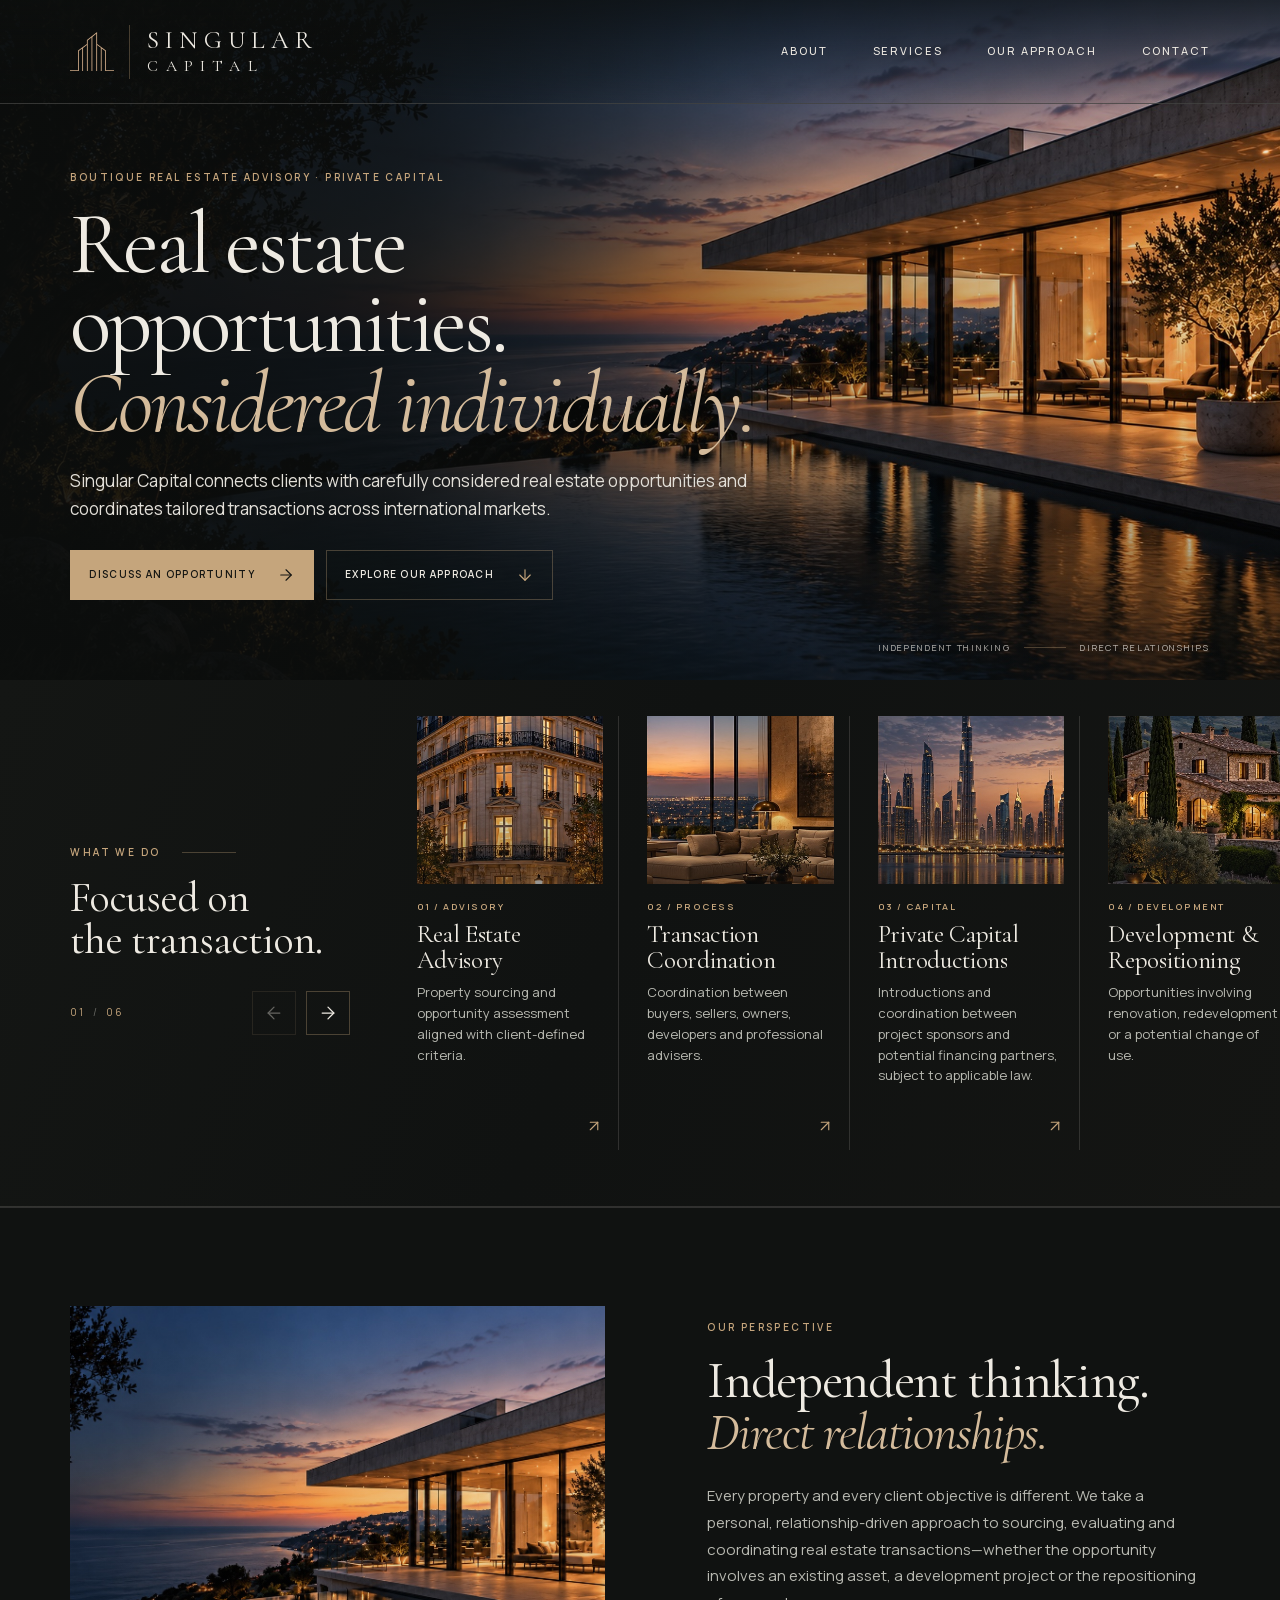
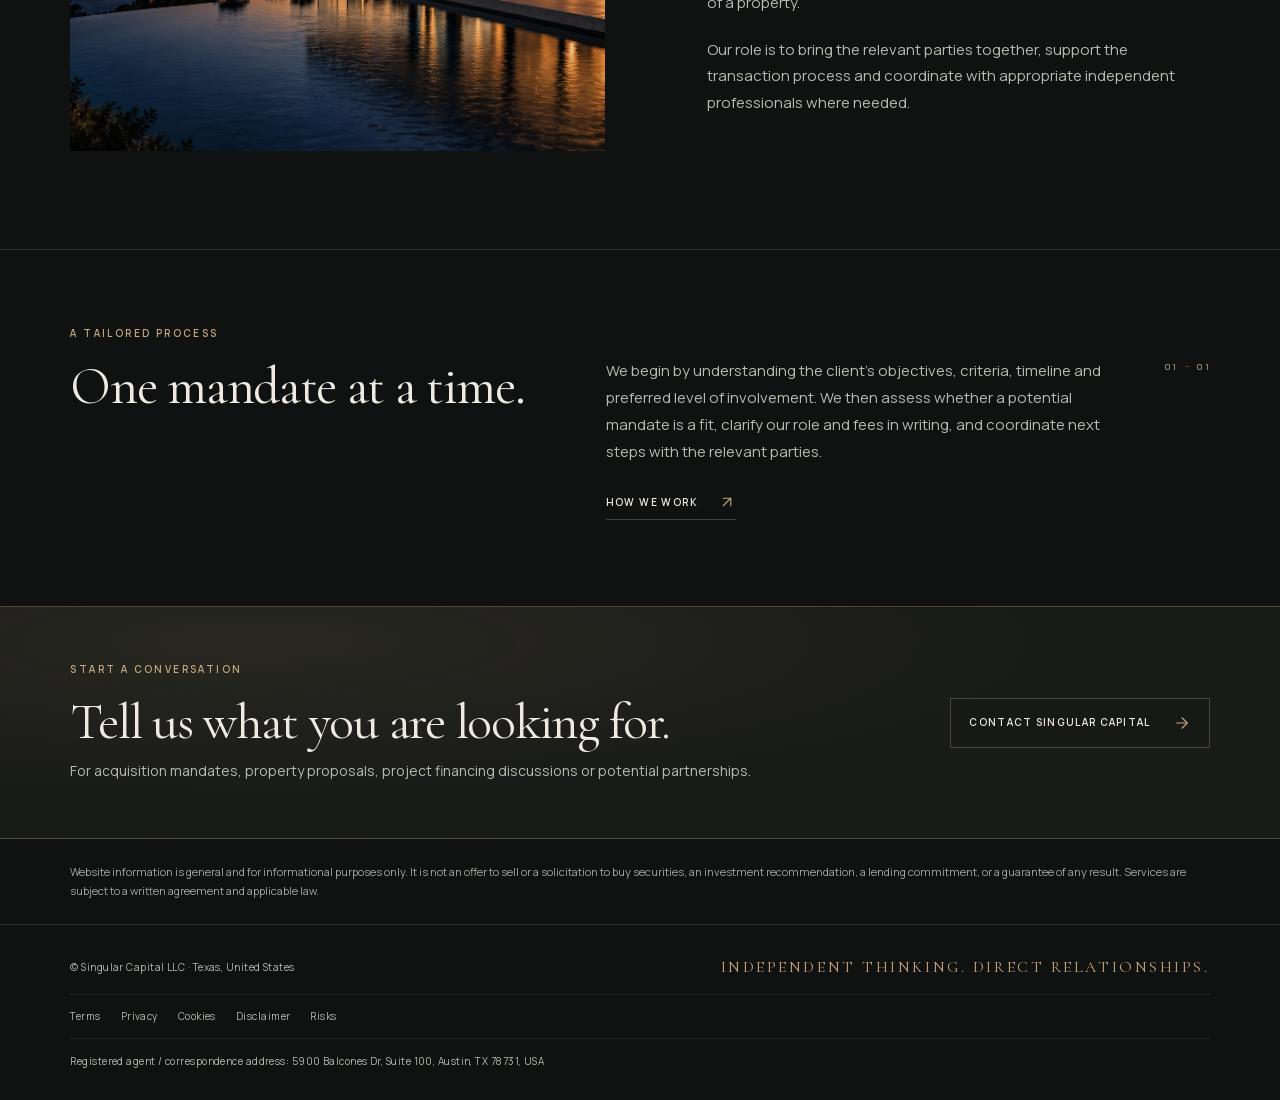
<file: index.html>
<!doctype html>
<html lang="en">
<head>
  <meta charset="utf-8">
  <meta name="viewport" content="width=device-width, initial-scale=1">
  <meta name="description" content="Independent boutique advisory for international real estate opportunities, transaction coordination and private capital introductions.">
  <meta name="theme-color" content="#101211">
  <title>Singular Capital | Boutique Real Estate Advisory</title>
  <link rel="preload" href="assets/fonts/cormorant-regular.woff2" as="font" type="font/woff2" crossorigin>
  <link rel="stylesheet" href="assets/style.css">
  <script src="assets/site.js" defer></script>
</head>
<body class="page-home">
  <a class="skip-link" href="#main-content">Skip to content</a>
  <main id="main-content" class="home-page">
    <section class="hero" aria-labelledby="hero-title">
      <header class="site-header site-header--overlay">
        <a class="brand" href="index.html" aria-label="Singular Capital home">
          <img src="logo.svg" alt="" width="60" height="54">
          <span class="brand-name">SINGULAR<small>CAPITAL</small></span>
        </a>
        <button class="menu-toggle" type="button" aria-expanded="false" aria-controls="site-nav" hidden>Menu <span aria-hidden="true"><svg class="icon" viewBox="0 0 24 24" fill="none" stroke="currentColor" stroke-width="1.5" stroke-linecap="round" stroke-linejoin="round" aria-hidden="true" focusable="false"><use href="assets/icons/lucide.svg#menu"></use></svg></span></button>
        <nav class="site-nav" id="site-nav" aria-label="Main navigation">
          <a href="about.html">About</a><a href="services.html">Services</a><a href="how-we-work.html">Our approach</a><a href="contact.html">Contact</a>
        </nav>
      </header>
      <div class="hero__inner">
        <div class="eyebrow">Boutique Real Estate Advisory · Private Capital</div>
        <h1 id="hero-title">Real estate opportunities.<br><em>Considered individually.</em></h1>
        <p class="hero__lead">Singular Capital connects clients with carefully considered real estate opportunities and coordinates tailored transactions across international markets.</p>
        <div class="actions"><a class="button button--gold" href="contact.html">Discuss an opportunity <span aria-hidden="true"><svg class="icon" viewBox="0 0 24 24" fill="none" stroke="currentColor" stroke-width="1.5" stroke-linecap="round" stroke-linejoin="round" aria-hidden="true" focusable="false"><use href="assets/icons/lucide.svg#arrow-right"></use></svg></span></a><a class="button button--outline" href="#services">Explore our approach <span aria-hidden="true"><svg class="icon" viewBox="0 0 24 24" fill="none" stroke="currentColor" stroke-width="1.5" stroke-linecap="round" stroke-linejoin="round" aria-hidden="true" focusable="false"><use href="assets/icons/lucide.svg#arrow-down"></use></svg></span></a></div>
      </div>
      <div class="hero__caption" aria-hidden="true"><span>Independent thinking</span><i></i><span>Direct relationships</span></div>
    </section>

    <section class="services-band" id="services" aria-labelledby="services-title">
      <div class="services-band__intro">
        <div class="eyebrow">What we do <span class="eyebrow-rule"></span></div>
        <h2 id="services-title">Focused on the transaction.</h2>
        <div class="gallery-controls" aria-label="Service gallery controls" hidden>
          <span class="gallery-count"><span data-gallery-current>01</span><span class="count-divider">/</span>06</span>
          <button class="gallery-arrow" type="button" data-gallery-direction="-1" aria-label="Previous services" disabled><svg class="icon" viewBox="0 0 24 24" fill="none" stroke="currentColor" stroke-width="1.5" stroke-linecap="round" stroke-linejoin="round" aria-hidden="true" focusable="false"><use href="assets/icons/lucide.svg#arrow-left"></use></svg></button>
          <button class="gallery-arrow" type="button" data-gallery-direction="1" aria-label="Next services"><svg class="icon" viewBox="0 0 24 24" fill="none" stroke="currentColor" stroke-width="1.5" stroke-linecap="round" stroke-linejoin="round" aria-hidden="true" focusable="false"><use href="assets/icons/lucide.svg#arrow-right"></use></svg></button>
        </div>
      </div>
      <div class="services-viewport" data-gallery>
        <div class="services-track">
          <a class="service-card" href="services.html#sourcing" style="--panel:0%">
            <span class="service-card__image" role="img" aria-label="Parisian apartment building"></span><span class="service-card__number">01 / Advisory</span><h3>Real Estate Advisory</h3><p>Property sourcing and opportunity assessment aligned with client-defined criteria.</p><span class="service-card__arrow" aria-hidden="true"><svg class="icon" viewBox="0 0 24 24" fill="none" stroke="currentColor" stroke-width="1.5" stroke-linecap="round" stroke-linejoin="round" aria-hidden="true" focusable="false"><use href="assets/icons/lucide.svg#arrow-up-right"></use></svg></span>
          </a>
          <a class="service-card" href="services.html#coordination" style="--panel:20%">
            <span class="service-card__image" role="img" aria-label="Warm, modern living room"></span><span class="service-card__number">02 / Process</span><h3>Transaction Coordination</h3><p>Coordination between buyers, sellers, owners, developers and professional advisers.</p><span class="service-card__arrow" aria-hidden="true"><svg class="icon" viewBox="0 0 24 24" fill="none" stroke="currentColor" stroke-width="1.5" stroke-linecap="round" stroke-linejoin="round" aria-hidden="true" focusable="false"><use href="assets/icons/lucide.svg#arrow-up-right"></use></svg></span>
          </a>
          <a class="service-card" href="services.html#capital" style="--panel:40%">
            <span class="service-card__image" role="img" aria-label="Dubai skyline at dusk"></span><span class="service-card__number">03 / Capital</span><h3>Private Capital Introductions</h3><p>Introductions and coordination between project sponsors and potential financing partners, subject to applicable law.</p><span class="service-card__arrow" aria-hidden="true"><svg class="icon" viewBox="0 0 24 24" fill="none" stroke="currentColor" stroke-width="1.5" stroke-linecap="round" stroke-linejoin="round" aria-hidden="true" focusable="false"><use href="assets/icons/lucide.svg#arrow-up-right"></use></svg></span>
          </a>
          <a class="service-card" href="services.html#development" style="--panel:60%">
            <span class="service-card__image" role="img" aria-label="Stone villa in Tuscany"></span><span class="service-card__number">04 / Development</span><h3>Development &amp; Repositioning</h3><p>Opportunities involving renovation, redevelopment or a potential change of use.</p><span class="service-card__arrow" aria-hidden="true"><svg class="icon" viewBox="0 0 24 24" fill="none" stroke="currentColor" stroke-width="1.5" stroke-linecap="round" stroke-linejoin="round" aria-hidden="true" focusable="false"><use href="assets/icons/lucide.svg#arrow-up-right"></use></svg></span>
          </a>
          <a class="service-card" href="services.html#sourcing" style="--panel:80%">
            <span class="service-card__image" role="img" aria-label="Contemporary waterfront property"></span><span class="service-card__number">05 / Acquisition</span><h3>Acquisition Support</h3><p>Support through the stages of an acquisition, with legal, tax and technical advice provided by independent specialists.</p><span class="service-card__arrow" aria-hidden="true"><svg class="icon" viewBox="0 0 24 24" fill="none" stroke="currentColor" stroke-width="1.5" stroke-linecap="round" stroke-linejoin="round" aria-hidden="true" focusable="false"><use href="assets/icons/lucide.svg#arrow-up-right"></use></svg></span>
          </a>
          <a class="service-card" href="services.html#structures" style="--panel:100%">
            <span class="service-card__image" role="img" aria-label="Stone architectural courtyard"></span><span class="service-card__number">06 / Structure</span><h3>Tailored Structures</h3><p>Coordination with professional advisers on transaction structures, which may include project-specific entities where appropriate.</p><span class="service-card__arrow" aria-hidden="true"><svg class="icon" viewBox="0 0 24 24" fill="none" stroke="currentColor" stroke-width="1.5" stroke-linecap="round" stroke-linejoin="round" aria-hidden="true" focusable="false"><use href="assets/icons/lucide.svg#arrow-up-right"></use></svg></span>
          </a>
        </div>
      </div>
    </section>

    <section class="perspective section-rule" aria-labelledby="perspective-title">
      <div class="perspective__image" role="img" aria-label="Modern residence overlooking the coast at dusk"></div>
      <div class="perspective__copy">
        <div class="eyebrow">Our perspective</div>
        <h2 id="perspective-title">Independent thinking.<br><em>Direct relationships.</em></h2>
        <p>Every property and every client objective is different. We take a personal, relationship-driven approach to sourcing, evaluating and coordinating real estate transactions—whether the opportunity involves an existing asset, a development project or the repositioning of a property.</p>
        <p>Our role is to bring the relevant parties together, support the transaction process and coordinate with appropriate independent professionals where needed.</p>
      </div>
    </section>

    <section class="mandate section-rule" aria-labelledby="mandate-title">
      <div><div class="eyebrow">A tailored process</div><h2 id="mandate-title">One mandate at a time.</h2></div>
      <div class="mandate__copy"><p>We begin by understanding the client’s objectives, criteria, timeline and preferred level of involvement. We then assess whether a potential mandate is a fit, clarify our role and fees in writing, and coordinate next steps with the relevant parties.</p><a class="text-link" href="how-we-work.html">How we work <span aria-hidden="true"><svg class="icon" viewBox="0 0 24 24" fill="none" stroke="currentColor" stroke-width="1.5" stroke-linecap="round" stroke-linejoin="round" aria-hidden="true" focusable="false"><use href="assets/icons/lucide.svg#arrow-up-right"></use></svg></span></a></div>
      <div class="mandate__index" aria-hidden="true">01 <i></i> 01</div>
    </section>

    <section class="contact-band" aria-labelledby="contact-title">
      <div class="contact-band__inner"><div><div class="eyebrow">Start a conversation</div><h2 id="contact-title">Tell us what you are looking for.</h2><p>For acquisition mandates, property proposals, project financing discussions or potential partnerships.</p></div><a class="button button--outline" href="contact.html">Contact Singular Capital <span aria-hidden="true"><svg class="icon" viewBox="0 0 24 24" fill="none" stroke="currentColor" stroke-width="1.5" stroke-linecap="round" stroke-linejoin="round" aria-hidden="true" focusable="false"><use href="assets/icons/lucide.svg#arrow-right"></use></svg></span></a></div>
    </section>
    <aside class="notice">Website information is general and for informational purposes only. It is not an offer to sell or a solicitation to buy securities, an investment recommendation, a lending commitment, or a guarantee of any result. Services are subject to a written agreement and applicable law.</aside>
  </main>
  <footer class="site-footer"><div class="site-footer__brand"><span>© Singular Capital LLC · Texas, United States</span><span class="footer-slogan">Independent thinking. Direct relationships.</span></div><div class="site-footer__links"><a href="legal/terms.html">Terms</a><a href="legal/privacy.html">Privacy</a><a href="legal/cookies.html">Cookies</a><a href="legal/disclaimer.html">Disclaimer</a><a href="legal/risk-disclosure.html">Risks</a></div><p>Registered agent / correspondence address: 5900 Balcones Dr, Suite 100, Austin, TX 78731, USA</p></footer>
</body>
</html>
</file>
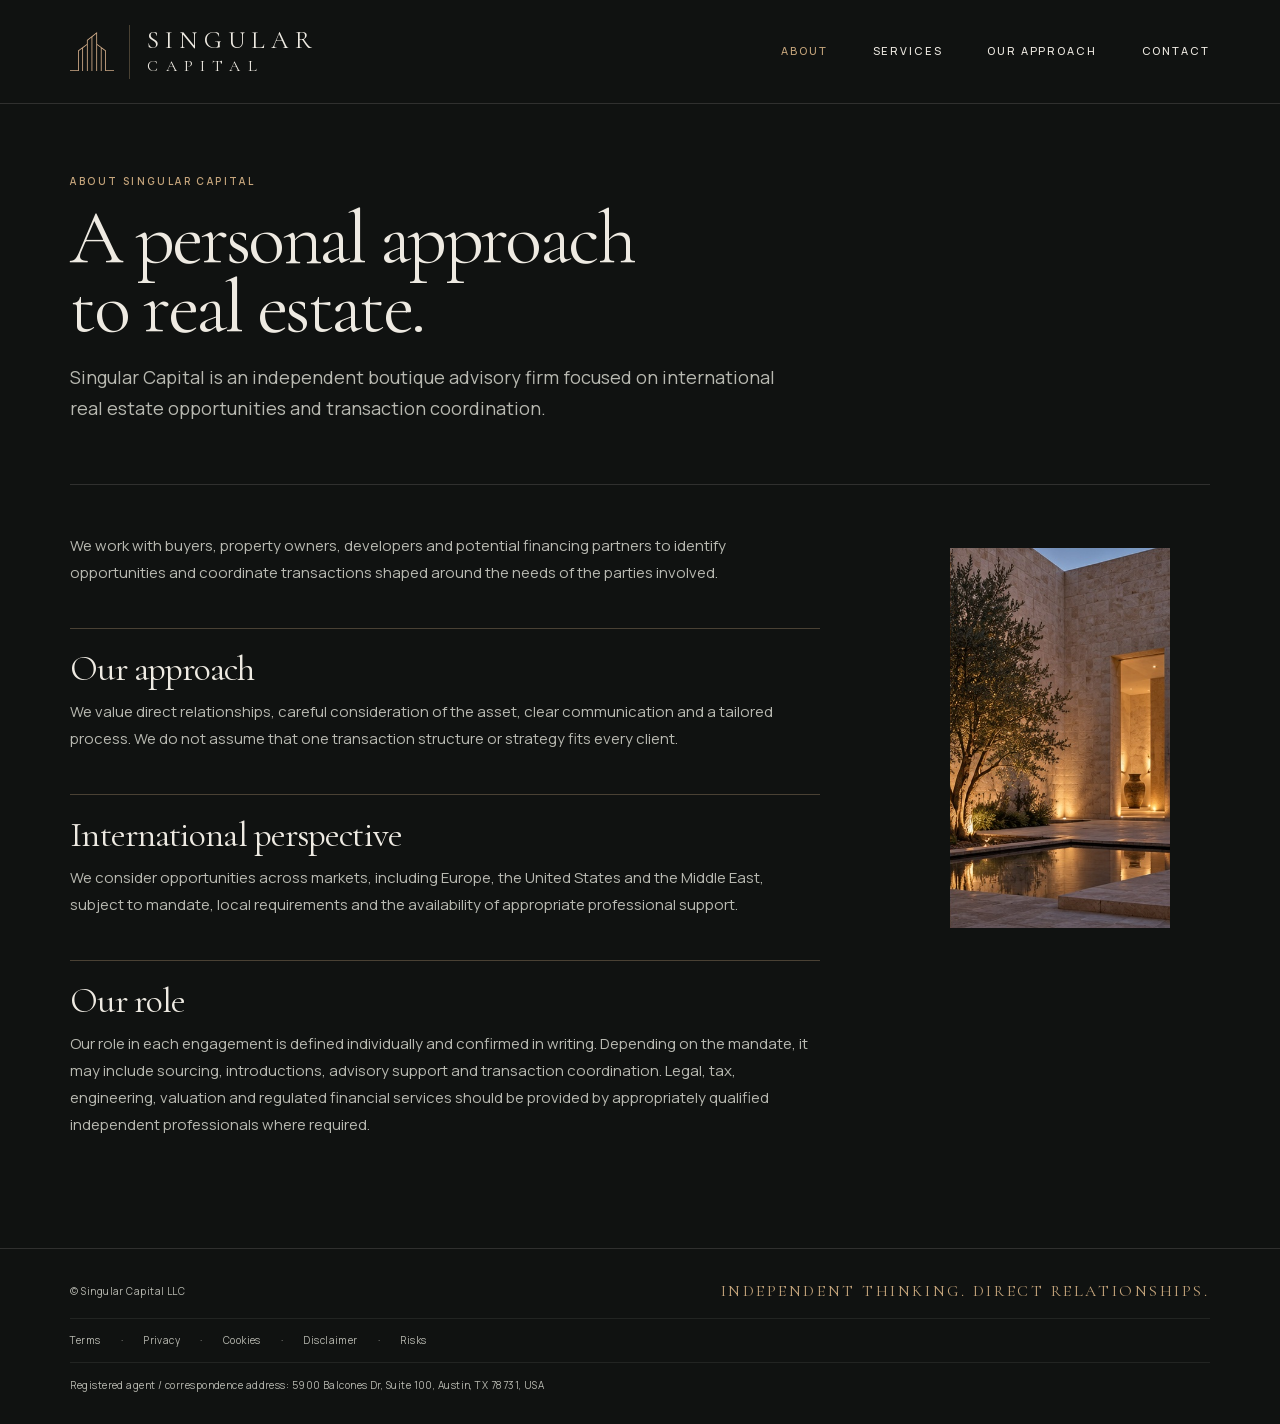
<file: about.html>
<!doctype html>
<html lang="en"><head><meta charset="utf-8"><meta name="viewport" content="width=device-width, initial-scale=1"><meta name="theme-color" content="#101211"><title>About | Singular Capital</title><link rel="stylesheet" href="assets/style.css"><script src="assets/site.js" defer></script></head>
<body class="page-about"><a class="skip-link" href="#main-content">Skip to content</a>
<header class="site-header"><a class="brand" href="index.html" aria-label="Singular Capital home"><img src="logo.svg" alt="" width="60" height="54"><span class="brand-name">SINGULAR<small>CAPITAL</small></span></a><button class="menu-toggle" type="button" aria-expanded="false" aria-controls="site-nav" hidden>Menu <span aria-hidden="true"><svg class="icon" viewBox="0 0 24 24" fill="none" stroke="currentColor" stroke-width="1.5" stroke-linecap="round" stroke-linejoin="round" aria-hidden="true" focusable="false"><use href="assets/icons/lucide.svg#menu"></use></svg></span></button><nav class="site-nav" id="site-nav" aria-label="Main navigation"><a href="about.html" aria-current="page">About</a><a href="services.html">Services</a><a href="how-we-work.html">Our Approach</a><a href="contact.html">Contact</a></nav></header><main id="main-content" class="page-shell">
<section class="page-intro"><div class="eyebrow">About Singular Capital</div><h1>A personal approach to real estate.</h1><p class="lead">Singular Capital is an independent boutique advisory firm focused on international real estate opportunities and transaction coordination.</p></section>
<div class="page-body"><article class="page-body__content"><p>We work with buyers, property owners, developers and potential financing partners to identify opportunities and coordinate transactions shaped around the needs of the parties involved.</p><h2>Our approach</h2><p>We value direct relationships, careful consideration of the asset, clear communication and a tailored process. We do not assume that one transaction structure or strategy fits every client.</p><h2>International perspective</h2><p>We consider opportunities across markets, including Europe, the United States and the Middle East, subject to mandate, local requirements and the availability of appropriate professional support.</p><h2>Our role</h2><p>Our role in each engagement is defined individually and confirmed in writing. Depending on the mandate, it may include sourcing, introductions, advisory support and transaction coordination. Legal, tax, engineering, valuation and regulated financial services should be provided by appropriately qualified independent professionals where required.</p></article><aside class="page-aside"><figure class="architectural-image" aria-hidden="true"></figure></aside></div>
</main><footer class="site-footer"><div class="site-footer__brand"><div>© Singular Capital LLC</div><span class="footer-slogan">Independent thinking. Direct relationships.</span></div><div class="site-footer__links"><a href="legal/terms.html">Terms</a> · <a href="legal/privacy.html">Privacy</a> · <a href="legal/cookies.html">Cookies</a> · <a href="legal/disclaimer.html">Disclaimer</a> · <a href="legal/risk-disclosure.html">Risks</a></div><p>Registered agent / correspondence address: 5900 Balcones Dr, Suite 100, Austin, TX 78731, USA</p></footer></body></html>
</file>
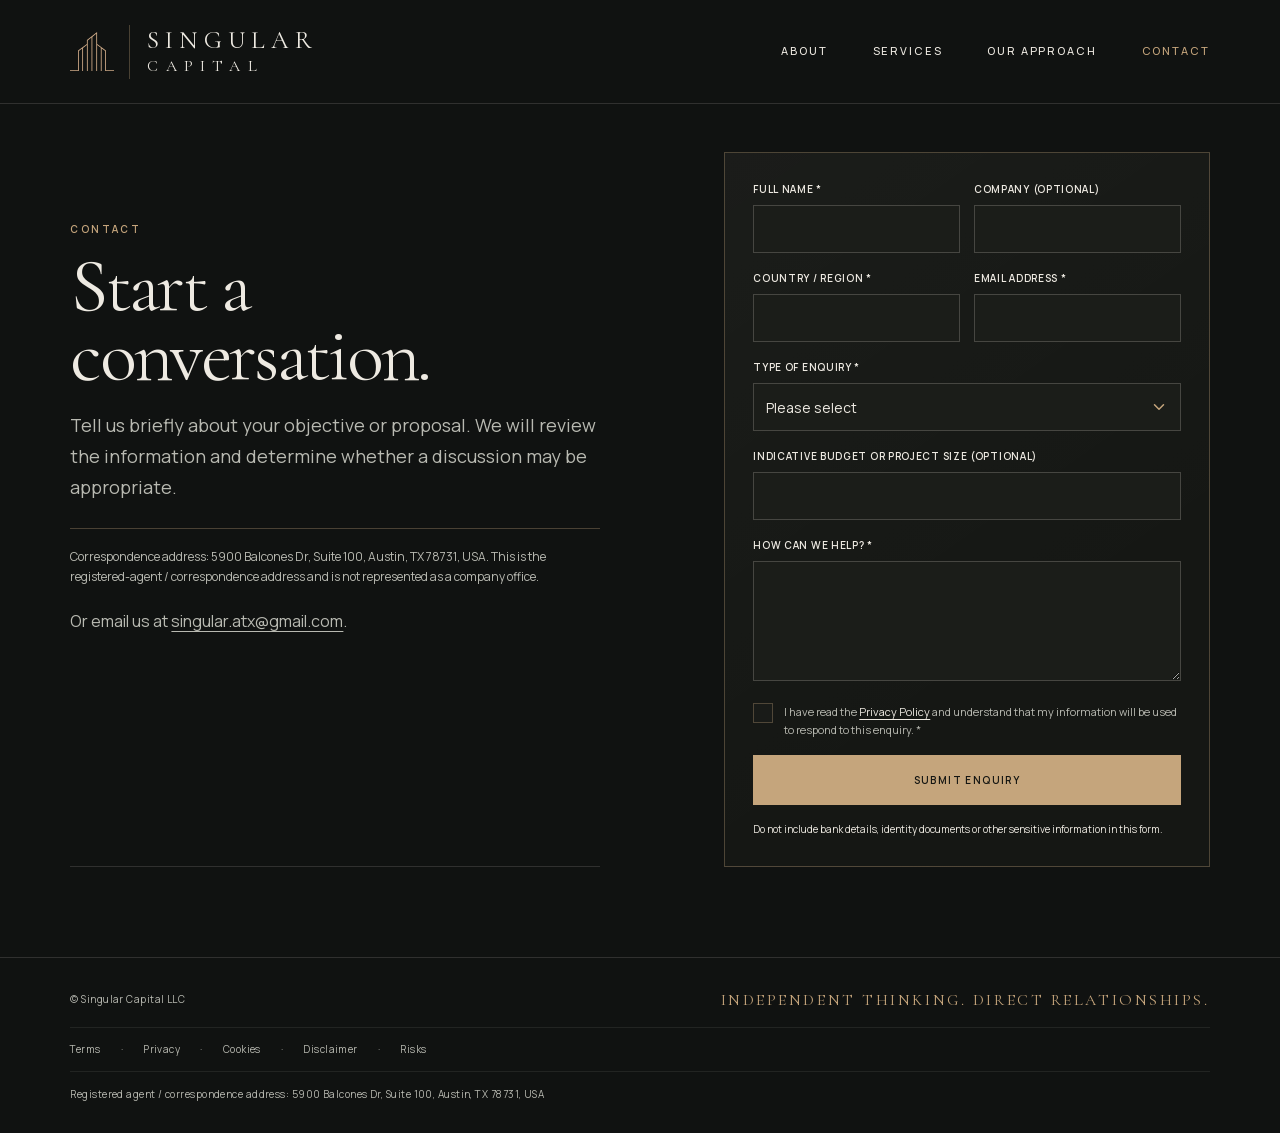
<file: contact.html>
<!doctype html>
<html lang="en"><head><meta charset="utf-8"><meta name="viewport" content="width=device-width, initial-scale=1"><meta name="theme-color" content="#101211"><title>Contact | Singular Capital</title><link rel="stylesheet" href="assets/style.css"><script src="assets/site.js" defer></script></head>
<body class="page-contact"><a class="skip-link" href="#main-content">Skip to content</a>
<header class="site-header"><a class="brand" href="index.html" aria-label="Singular Capital home"><img src="logo.svg" alt="" width="60" height="54"><span class="brand-name">SINGULAR<small>CAPITAL</small></span></a><button class="menu-toggle" type="button" aria-expanded="false" aria-controls="site-nav" hidden>Menu <span aria-hidden="true"><svg class="icon" viewBox="0 0 24 24" fill="none" stroke="currentColor" stroke-width="1.5" stroke-linecap="round" stroke-linejoin="round" aria-hidden="true" focusable="false"><use href="assets/icons/lucide.svg#menu"></use></svg></span></button><nav class="site-nav" id="site-nav" aria-label="Main navigation"><a href="about.html">About</a><a href="services.html">Services</a><a href="how-we-work.html">Our Approach</a><a href="contact.html" aria-current="page">Contact</a></nav></header><main id="main-content" class="page-shell">
<div class="contact-layout">
<section class="contact-intro page-intro"><div class="eyebrow">Contact</div><h1>Start a conversation.</h1><p class="lead">Tell us briefly about your objective or proposal. We will review the information and determine whether a discussion may be appropriate.</p><p class="contact-address">Correspondence address: 5900 Balcones Dr, Suite 100, Austin, TX 78731, USA. This is the registered-agent / correspondence address and is not represented as a company office.</p><p class="contact-email">Or email us at <a href="mailto:singular.atx@gmail.com">singular.atx@gmail.com</a>.</p></section>
<section class="contact-panel" aria-label="Send an enquiry"><form class="form-grid" action="contact.php" method="post">
    <label class="field">Full name *<input name="name" autocomplete="name" maxlength="120" required></label>
    <label class="field">Company (optional)<input name="company" autocomplete="organization" maxlength="160"></label>
    <label class="field">Country / region *<input name="country" autocomplete="country-name" maxlength="120" required></label>
    <label class="field">Email address *<input type="email" name="email" autocomplete="email" maxlength="254" required></label>
    <label class="field field--wide">Type of enquiry *<select name="enquiry" required><option value="">Please select</option><option>Property acquisition</option><option>Property / project proposal</option><option>Project financing enquiry</option><option>Capital or financing introduction</option><option>Professional partnership</option><option>Other</option></select></label>
    <label class="field field--wide">Indicative budget or project size (optional)<input name="budget" maxlength="120"></label>
    <label class="field field--wide">How can we help? *<textarea name="message" maxlength="4000" required></textarea></label>
    <div aria-hidden="true" style="position:absolute;left:-10000px;width:1px;height:1px;overflow:hidden"><label class="field">Leave this field empty<input name="website" tabindex="-1" autocomplete="off"></label></div>
    <label class="field field--wide consent"><input type="checkbox" name="privacy_ack" required><span>I have read the <a href="legal/privacy.html">Privacy Policy</a> and understand that my information will be used to respond to this enquiry. *</span></label>
    <button class="form-submit field--wide" type="submit">Submit enquiry</button>
    <small class="form-note field--wide">Do not include bank details, identity documents or other sensitive information in this form.</small>
  </form></section>
</div></main><footer class="site-footer"><div class="site-footer__brand"><div>© Singular Capital LLC</div><span class="footer-slogan">Independent thinking. Direct relationships.</span></div><div class="site-footer__links"><a href="legal/terms.html">Terms</a> · <a href="legal/privacy.html">Privacy</a> · <a href="legal/cookies.html">Cookies</a> · <a href="legal/disclaimer.html">Disclaimer</a> · <a href="legal/risk-disclosure.html">Risks</a></div><p>Registered agent / correspondence address: 5900 Balcones Dr, Suite 100, Austin, TX 78731, USA</p></footer></body></html>
</file>
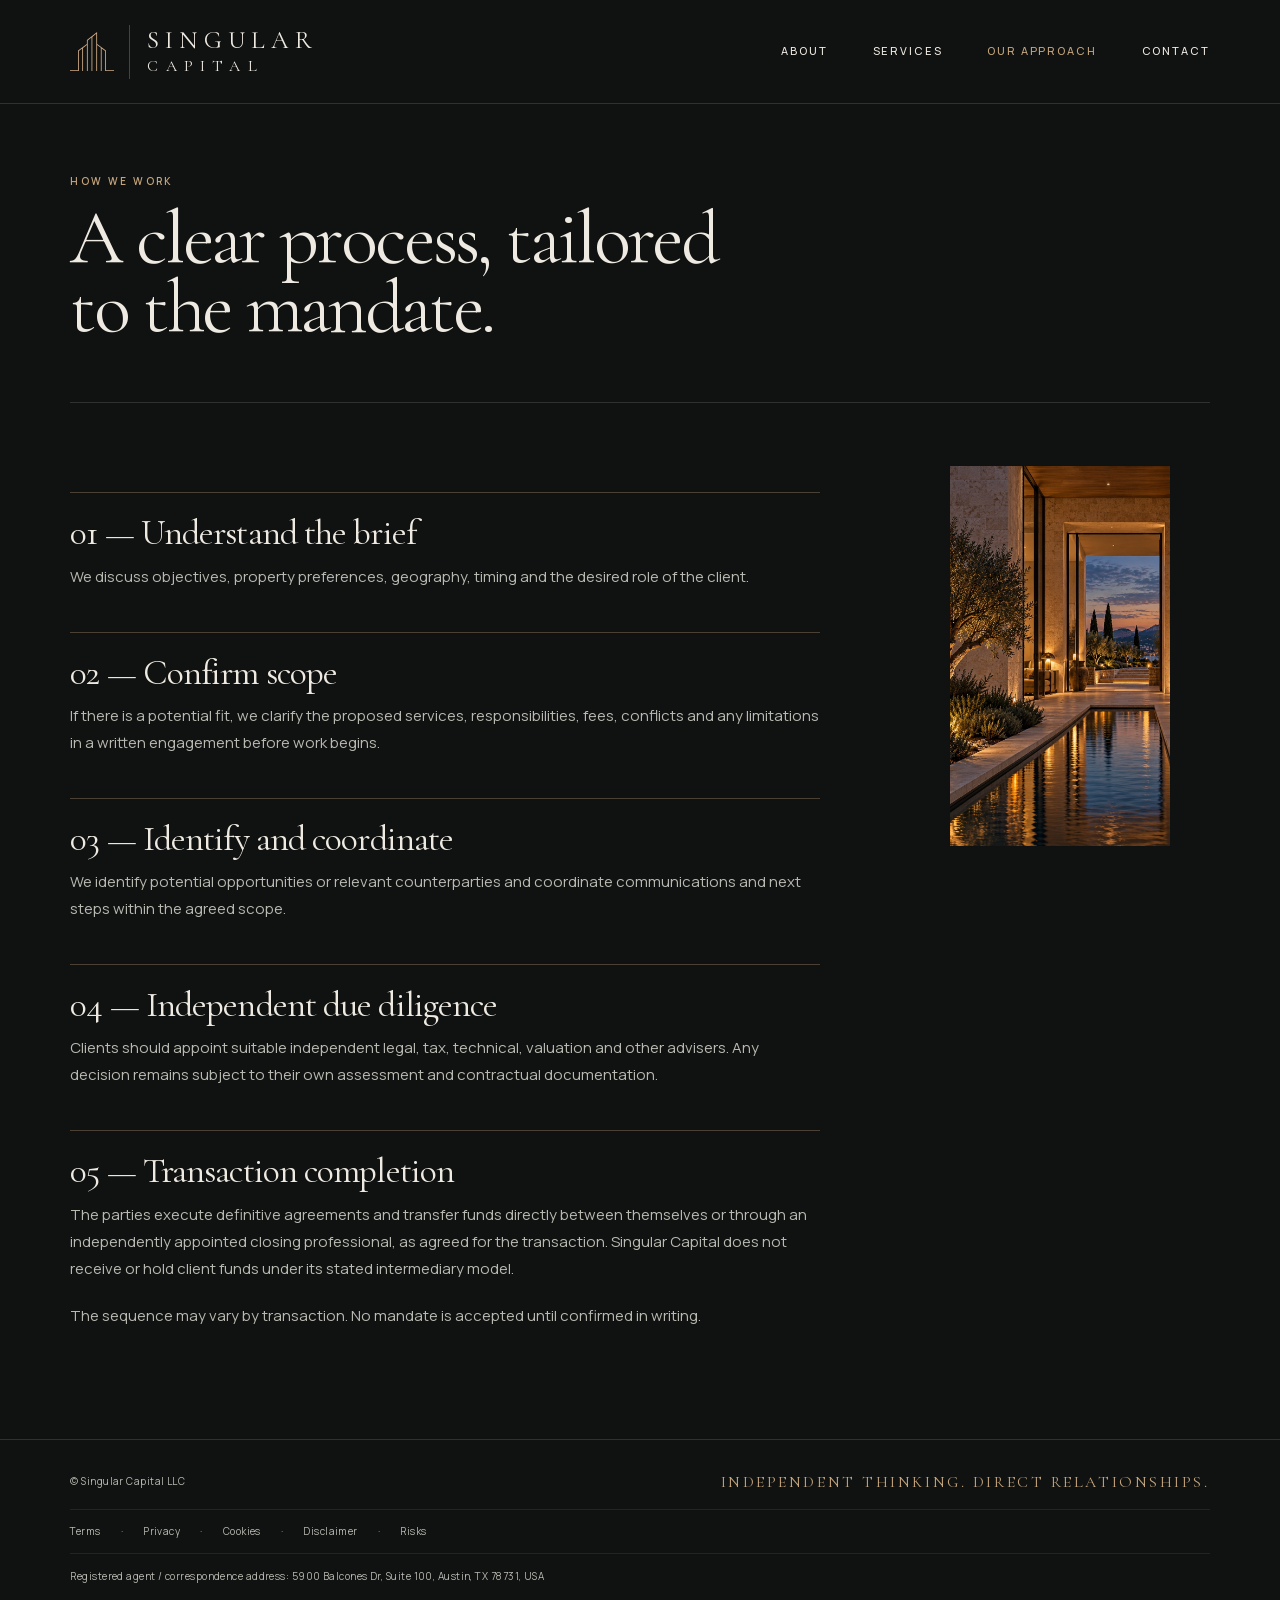
<file: how-we-work.html>
<!doctype html>
<html lang="en"><head><meta charset="utf-8"><meta name="viewport" content="width=device-width, initial-scale=1"><meta name="theme-color" content="#101211"><title>How We Work | Singular Capital</title><link rel="stylesheet" href="assets/style.css"><script src="assets/site.js" defer></script></head>
<body class="page-process"><a class="skip-link" href="#main-content">Skip to content</a>
<header class="site-header"><a class="brand" href="index.html" aria-label="Singular Capital home"><img src="logo.svg" alt="" width="60" height="54"><span class="brand-name">SINGULAR<small>CAPITAL</small></span></a><button class="menu-toggle" type="button" aria-expanded="false" aria-controls="site-nav" hidden>Menu <span aria-hidden="true"><svg class="icon" viewBox="0 0 24 24" fill="none" stroke="currentColor" stroke-width="1.5" stroke-linecap="round" stroke-linejoin="round" aria-hidden="true" focusable="false"><use href="assets/icons/lucide.svg#menu"></use></svg></span></button><nav class="site-nav" id="site-nav" aria-label="Main navigation"><a href="about.html">About</a><a href="services.html">Services</a><a href="how-we-work.html" aria-current="page">Our Approach</a><a href="contact.html">Contact</a></nav></header><main id="main-content" class="page-shell">
<section class="page-intro"><div class="eyebrow">How we work</div><h1>A clear process, tailored to the mandate.</h1></section>
<div class="page-body"><article class="page-body__content"><div class="process-list"><section class="process-step"><h2>01 — Understand the brief</h2><p>We discuss objectives, property preferences, geography, timing and the desired role of the client.</p></section><section class="process-step"><h2>02 — Confirm scope</h2><p>If there is a potential fit, we clarify the proposed services, responsibilities, fees, conflicts and any limitations in a written engagement before work begins.</p></section><section class="process-step"><h2>03 — Identify and coordinate</h2><p>We identify potential opportunities or relevant counterparties and coordinate communications and next steps within the agreed scope.</p></section><section class="process-step"><h2>04 — Independent due diligence</h2><p>Clients should appoint suitable independent legal, tax, technical, valuation and other advisers. Any decision remains subject to their own assessment and contractual documentation.</p></section><section class="process-step"><h2>05 — Transaction completion</h2><p>The parties execute definitive agreements and transfer funds directly between themselves or through an independently appointed closing professional, as agreed for the transaction. Singular Capital does not receive or hold client funds under its stated intermediary model.</p></section></div><p class="muted">The sequence may vary by transaction. No mandate is accepted until confirmed in writing.</p></article><aside class="page-aside"><figure class="architectural-image architectural-image--process" aria-hidden="true"></figure></aside></div>
</main><footer class="site-footer"><div class="site-footer__brand"><div>© Singular Capital LLC</div><span class="footer-slogan">Independent thinking. Direct relationships.</span></div><div class="site-footer__links"><a href="legal/terms.html">Terms</a> · <a href="legal/privacy.html">Privacy</a> · <a href="legal/cookies.html">Cookies</a> · <a href="legal/disclaimer.html">Disclaimer</a> · <a href="legal/risk-disclosure.html">Risks</a></div><p>Registered agent / correspondence address: 5900 Balcones Dr, Suite 100, Austin, TX 78731, USA</p></footer></body></html>
</file>
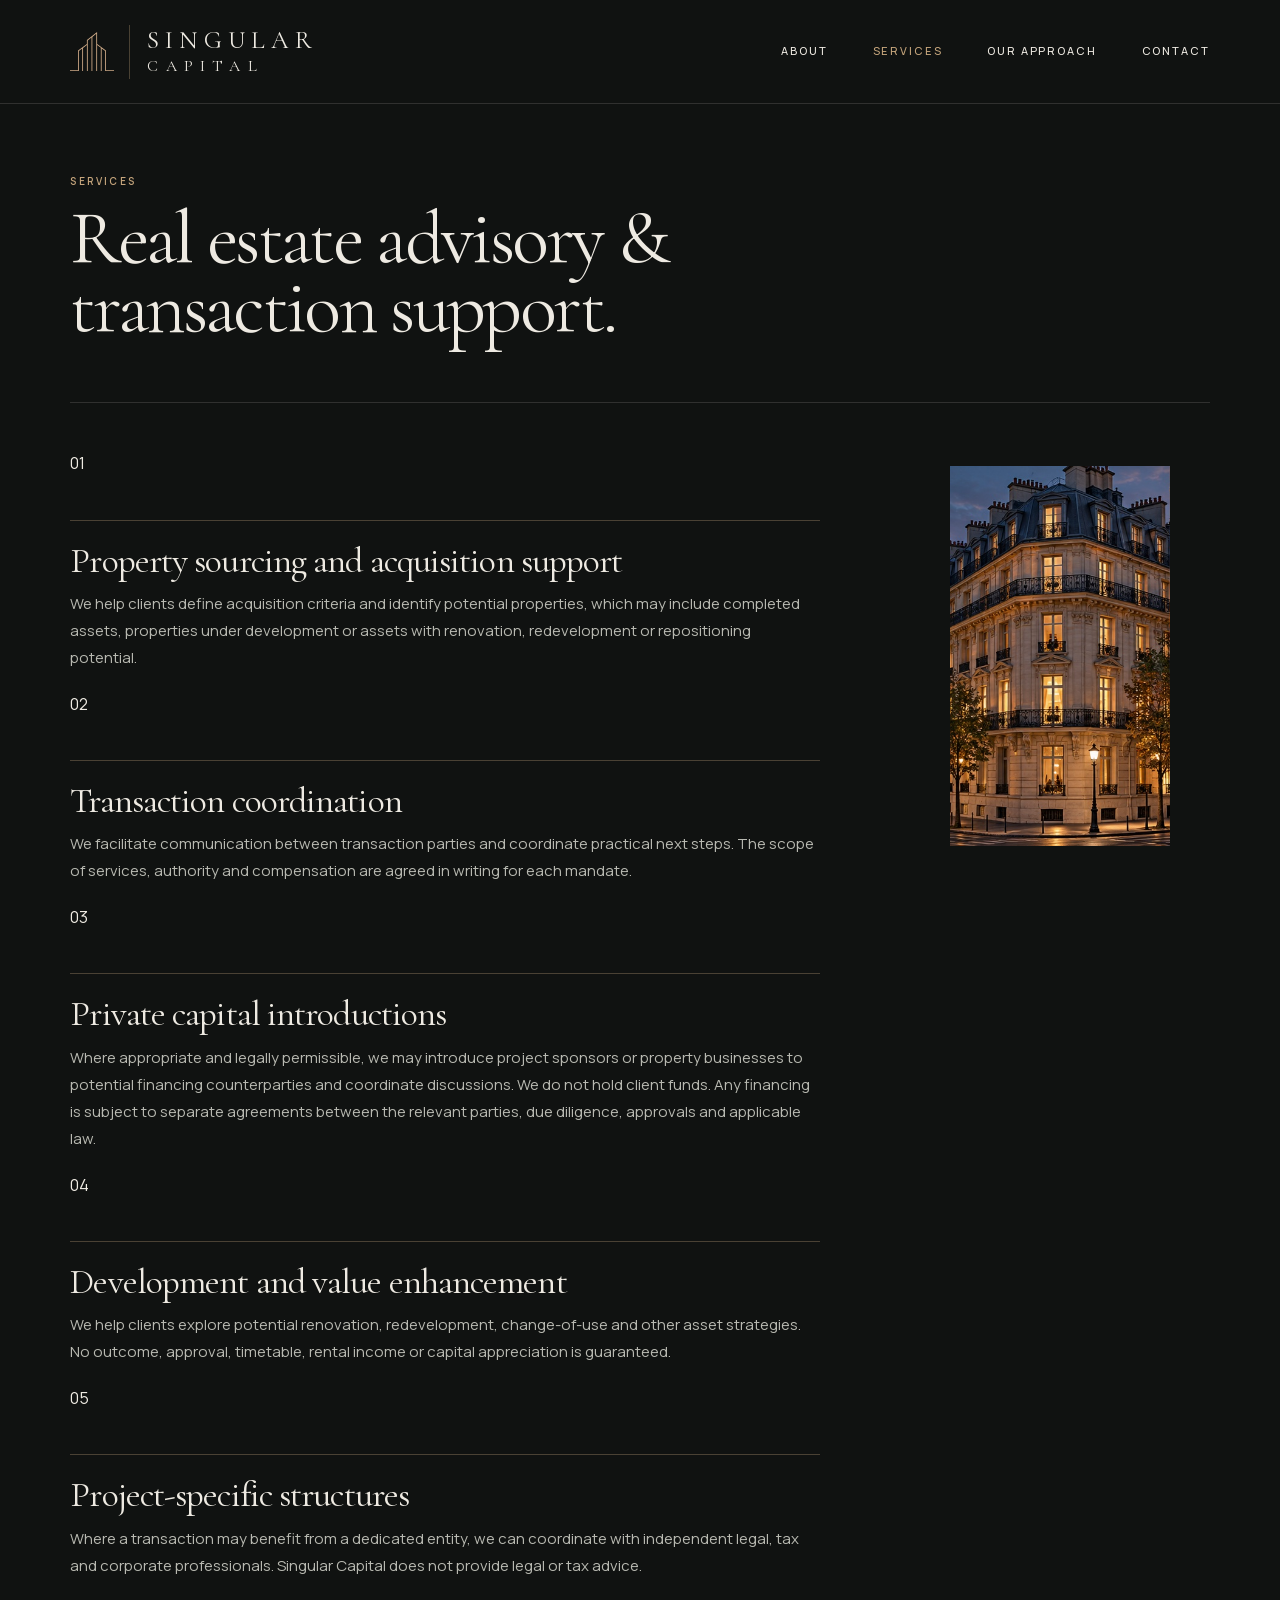
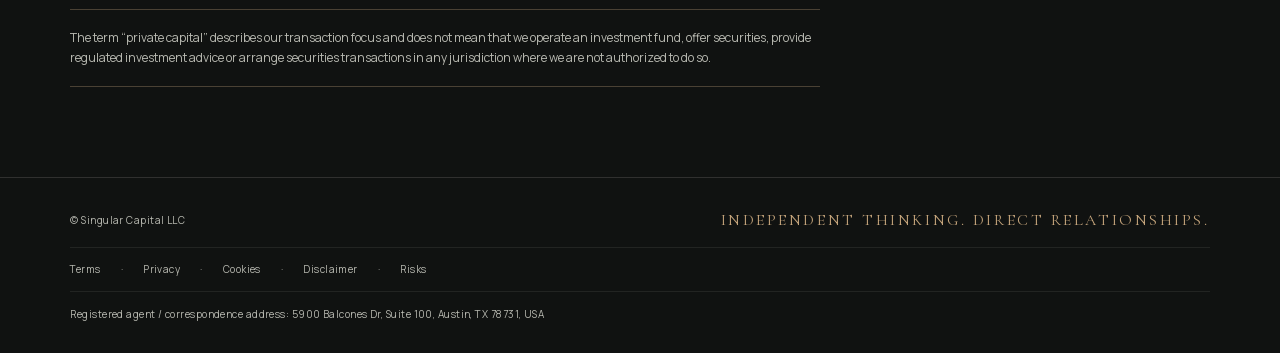
<file: services.html>
<!doctype html>
<html lang="en"><head><meta charset="utf-8"><meta name="viewport" content="width=device-width, initial-scale=1"><meta name="theme-color" content="#101211"><title>What We Do | Singular Capital</title><link rel="stylesheet" href="assets/style.css"><script src="assets/site.js" defer></script></head>
<body class="page-services"><a class="skip-link" href="#main-content">Skip to content</a>
<header class="site-header"><a class="brand" href="index.html" aria-label="Singular Capital home"><img src="logo.svg" alt="" width="60" height="54"><span class="brand-name">SINGULAR<small>CAPITAL</small></span></a><button class="menu-toggle" type="button" aria-expanded="false" aria-controls="site-nav" hidden>Menu <span aria-hidden="true"><svg class="icon" viewBox="0 0 24 24" fill="none" stroke="currentColor" stroke-width="1.5" stroke-linecap="round" stroke-linejoin="round" aria-hidden="true" focusable="false"><use href="assets/icons/lucide.svg#menu"></use></svg></span></button><nav class="site-nav" id="site-nav" aria-label="Main navigation"><a href="about.html">About</a><a href="services.html" aria-current="page">Services</a><a href="how-we-work.html">Our Approach</a><a href="contact.html">Contact</a></nav></header><main id="main-content" class="page-shell">
<section class="page-intro"><div class="eyebrow">Services</div><h1>Real estate advisory & transaction support.</h1></section>
<div class="page-body"><article class="page-body__content"><div class="service-list"><section class="service-detail" id="sourcing" data-service-panel="0%"><span class="section-index">01</span><div><h2>Property sourcing and acquisition support</h2><p>We help clients define acquisition criteria and identify potential properties, which may include completed assets, properties under development or assets with renovation, redevelopment or repositioning potential.</p></div></section><section class="service-detail" id="coordination" data-service-panel="20%"><span class="section-index">02</span><div><h2>Transaction coordination</h2><p>We facilitate communication between transaction parties and coordinate practical next steps. The scope of services, authority and compensation are agreed in writing for each mandate.</p></div></section><section class="service-detail" id="capital" data-service-panel="40%"><span class="section-index">03</span><div><h2>Private capital introductions</h2><p>Where appropriate and legally permissible, we may introduce project sponsors or property businesses to potential financing counterparties and coordinate discussions. We do not hold client funds. Any financing is subject to separate agreements between the relevant parties, due diligence, approvals and applicable law.</p></div></section><section class="service-detail" id="development" data-service-panel="60%"><span class="section-index">04</span><div><h2>Development and value enhancement</h2><p>We help clients explore potential renovation, redevelopment, change-of-use and other asset strategies. No outcome, approval, timetable, rental income or capital appreciation is guaranteed.</p></div></section><section class="service-detail" id="structures" data-service-panel="100%"><span class="section-index">05</span><div><h2>Project-specific structures</h2><p>Where a transaction may benefit from a dedicated entity, we can coordinate with independent legal, tax and corporate professionals. Singular Capital does not provide legal or tax advice.</p></div></section></div><div class="page-note">The term “private capital” describes our transaction focus and does not mean that we operate an investment fund, offer securities, provide regulated investment advice or arrange securities transactions in any jurisdiction where we are not authorized to do so.</div></article><aside class="page-aside" data-service-image><figure class="architectural-image" aria-hidden="true"></figure></aside></div>
</main><footer class="site-footer"><div class="site-footer__brand"><div>© Singular Capital LLC</div><span class="footer-slogan">Independent thinking. Direct relationships.</span></div><div class="site-footer__links"><a href="legal/terms.html">Terms</a> · <a href="legal/privacy.html">Privacy</a> · <a href="legal/cookies.html">Cookies</a> · <a href="legal/disclaimer.html">Disclaimer</a> · <a href="legal/risk-disclosure.html">Risks</a></div><p>Registered agent / correspondence address: 5900 Balcones Dr, Suite 100, Austin, TX 78731, USA</p></footer></body></html>
</file>
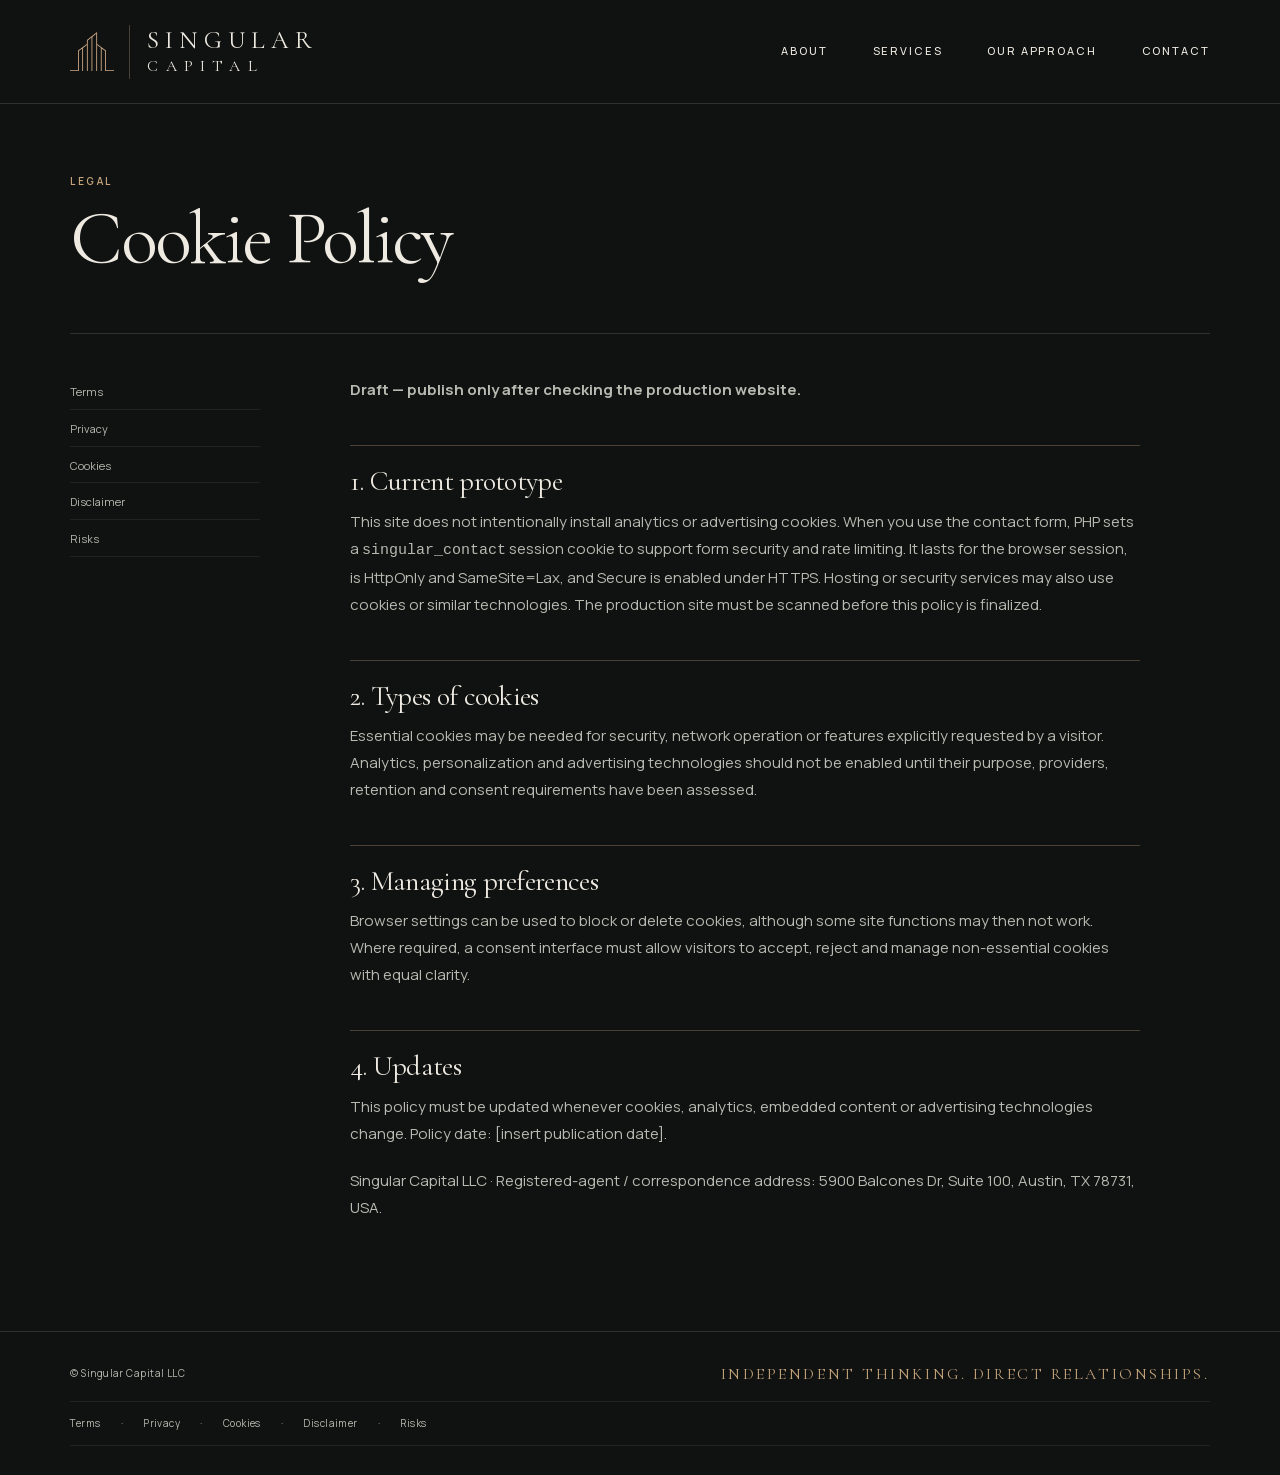
<file: legal/cookies.html>
<!doctype html>
<html lang="en"><head><meta charset="utf-8"><meta name="viewport" content="width=device-width, initial-scale=1"><meta name="theme-color" content="#101211"><title>Cookie Policy | Singular Capital</title><link rel="stylesheet" href="../assets/style.css"><script src="../assets/site.js" defer></script></head>
<body class="page-legal"><a class="skip-link" href="#main-content">Skip to content</a>
<header class="site-header"><a class="brand" href="../index.html" aria-label="Singular Capital home"><img src="../logo.svg" alt="" width="60" height="54"><span class="brand-name">SINGULAR<small>CAPITAL</small></span></a><button class="menu-toggle" type="button" aria-expanded="false" aria-controls="site-nav" hidden>Menu <span aria-hidden="true"><svg class="icon" viewBox="0 0 24 24" fill="none" stroke="currentColor" stroke-width="1.5" stroke-linecap="round" stroke-linejoin="round" aria-hidden="true" focusable="false"><use href="../assets/icons/lucide.svg#menu"></use></svg></span></button><nav class="site-nav" id="site-nav" aria-label="Main navigation"><a href="../about.html">About</a><a href="../services.html">Services</a><a href="../how-we-work.html">Our Approach</a><a href="../contact.html">Contact</a></nav></header><main id="main-content" class="page-shell">
<section class="page-intro"><div class="eyebrow">Legal</div><h1>Cookie Policy</h1></section>
<div class="legal-layout"><nav class="legal-toc" aria-label="Legal pages"><a href="terms.html">Terms</a><a href="privacy.html">Privacy</a><a href="cookies.html" aria-current="page">Cookies</a><a href="disclaimer.html">Disclaimer</a><a href="risk-disclosure.html">Risks</a></nav><article class="page-body__content legal-copy">
<p><strong>Draft — publish only after checking the production website.</strong></p>
<h2>1. Current prototype</h2><p>This site does not intentionally install analytics or advertising cookies. When you use the contact form, PHP sets a <code>singular_contact</code> session cookie to support form security and rate limiting. It lasts for the browser session, is HttpOnly and SameSite=Lax, and Secure is enabled under HTTPS. Hosting or security services may also use cookies or similar technologies. The production site must be scanned before this policy is finalized.</p>
<h2>2. Types of cookies</h2><p>Essential cookies may be needed for security, network operation or features explicitly requested by a visitor. Analytics, personalization and advertising technologies should not be enabled until their purpose, providers, retention and consent requirements have been assessed.</p>
<h2>3. Managing preferences</h2><p>Browser settings can be used to block or delete cookies, although some site functions may then not work. Where required, a consent interface must allow visitors to accept, reject and manage non-essential cookies with equal clarity.</p>
<h2>4. Updates</h2><p>This policy must be updated whenever cookies, analytics, embedded content or advertising technologies change. Policy date: [insert publication date].</p>
<p class="muted">Singular Capital LLC · Registered-agent / correspondence address: 5900 Balcones Dr, Suite 100, Austin, TX 78731, USA.</p></article></div>
</main><footer class="site-footer"><div class="site-footer__brand"><div>© Singular Capital LLC</div><span class="footer-slogan">Independent thinking. Direct relationships.</span></div><div class="site-footer__links"><a href="../legal/terms.html">Terms</a> · <a href="../legal/privacy.html">Privacy</a> · <a href="../legal/cookies.html">Cookies</a> · <a href="../legal/disclaimer.html">Disclaimer</a> · <a href="../legal/risk-disclosure.html">Risks</a></div></footer></body></html>
</file>
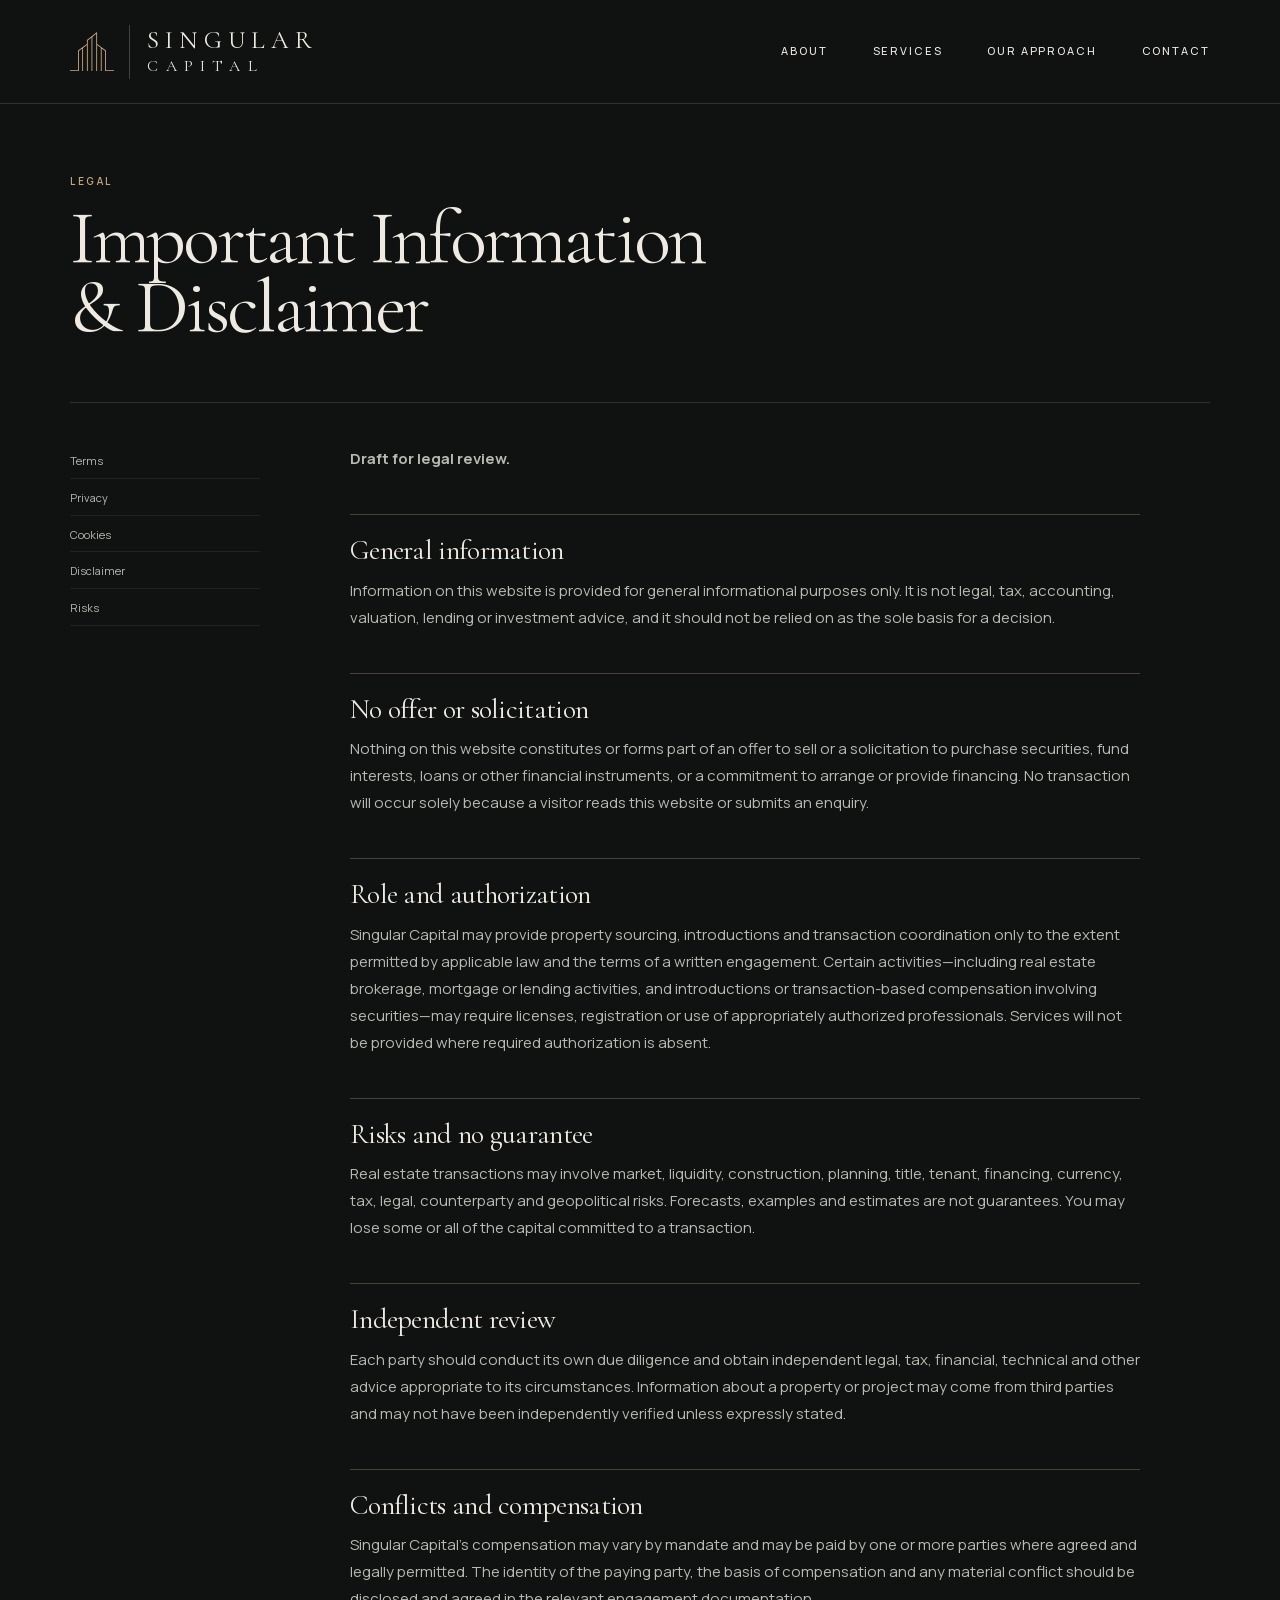
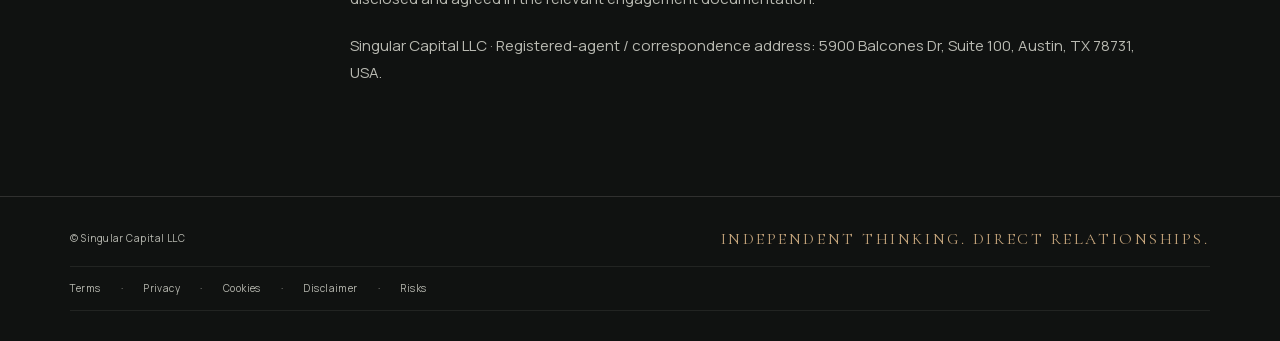
<file: legal/disclaimer.html>
<!doctype html>
<html lang="en"><head><meta charset="utf-8"><meta name="viewport" content="width=device-width, initial-scale=1"><meta name="theme-color" content="#101211"><title>Important Information & Disclaimer | Singular Capital</title><link rel="stylesheet" href="../assets/style.css"><script src="../assets/site.js" defer></script></head>
<body class="page-legal"><a class="skip-link" href="#main-content">Skip to content</a>
<header class="site-header"><a class="brand" href="../index.html" aria-label="Singular Capital home"><img src="../logo.svg" alt="" width="60" height="54"><span class="brand-name">SINGULAR<small>CAPITAL</small></span></a><button class="menu-toggle" type="button" aria-expanded="false" aria-controls="site-nav" hidden>Menu <span aria-hidden="true"><svg class="icon" viewBox="0 0 24 24" fill="none" stroke="currentColor" stroke-width="1.5" stroke-linecap="round" stroke-linejoin="round" aria-hidden="true" focusable="false"><use href="../assets/icons/lucide.svg#menu"></use></svg></span></button><nav class="site-nav" id="site-nav" aria-label="Main navigation"><a href="../about.html">About</a><a href="../services.html">Services</a><a href="../how-we-work.html">Our Approach</a><a href="../contact.html">Contact</a></nav></header><main id="main-content" class="page-shell">
<section class="page-intro"><div class="eyebrow">Legal</div><h1>Important Information & Disclaimer</h1></section>
<div class="legal-layout"><nav class="legal-toc" aria-label="Legal pages"><a href="terms.html">Terms</a><a href="privacy.html">Privacy</a><a href="cookies.html">Cookies</a><a href="disclaimer.html" aria-current="page">Disclaimer</a><a href="risk-disclosure.html">Risks</a></nav><article class="page-body__content legal-copy">
<p><strong>Draft for legal review.</strong></p>
<h2>General information</h2><p>Information on this website is provided for general informational purposes only. It is not legal, tax, accounting, valuation, lending or investment advice, and it should not be relied on as the sole basis for a decision.</p>
<h2>No offer or solicitation</h2><p>Nothing on this website constitutes or forms part of an offer to sell or a solicitation to purchase securities, fund interests, loans or other financial instruments, or a commitment to arrange or provide financing. No transaction will occur solely because a visitor reads this website or submits an enquiry.</p>
<h2>Role and authorization</h2><p>Singular Capital may provide property sourcing, introductions and transaction coordination only to the extent permitted by applicable law and the terms of a written engagement. Certain activities—including real estate brokerage, mortgage or lending activities, and introductions or transaction-based compensation involving securities—may require licenses, registration or use of appropriately authorized professionals. Services will not be provided where required authorization is absent.</p>
<h2>Risks and no guarantee</h2><p>Real estate transactions may involve market, liquidity, construction, planning, title, tenant, financing, currency, tax, legal, counterparty and geopolitical risks. Forecasts, examples and estimates are not guarantees. You may lose some or all of the capital committed to a transaction.</p>
<h2>Independent review</h2><p>Each party should conduct its own due diligence and obtain independent legal, tax, financial, technical and other advice appropriate to its circumstances. Information about a property or project may come from third parties and may not have been independently verified unless expressly stated.</p>
<h2>Conflicts and compensation</h2><p>Singular Capital’s compensation may vary by mandate and may be paid by one or more parties where agreed and legally permitted. The identity of the paying party, the basis of compensation and any material conflict should be disclosed and agreed in the relevant engagement documentation.</p>
<p class="muted">Singular Capital LLC · Registered-agent / correspondence address: 5900 Balcones Dr, Suite 100, Austin, TX 78731, USA.</p></article></div>
</main><footer class="site-footer"><div class="site-footer__brand"><div>© Singular Capital LLC</div><span class="footer-slogan">Independent thinking. Direct relationships.</span></div><div class="site-footer__links"><a href="../legal/terms.html">Terms</a> · <a href="../legal/privacy.html">Privacy</a> · <a href="../legal/cookies.html">Cookies</a> · <a href="../legal/disclaimer.html">Disclaimer</a> · <a href="../legal/risk-disclosure.html">Risks</a></div></footer></body></html>
</file>
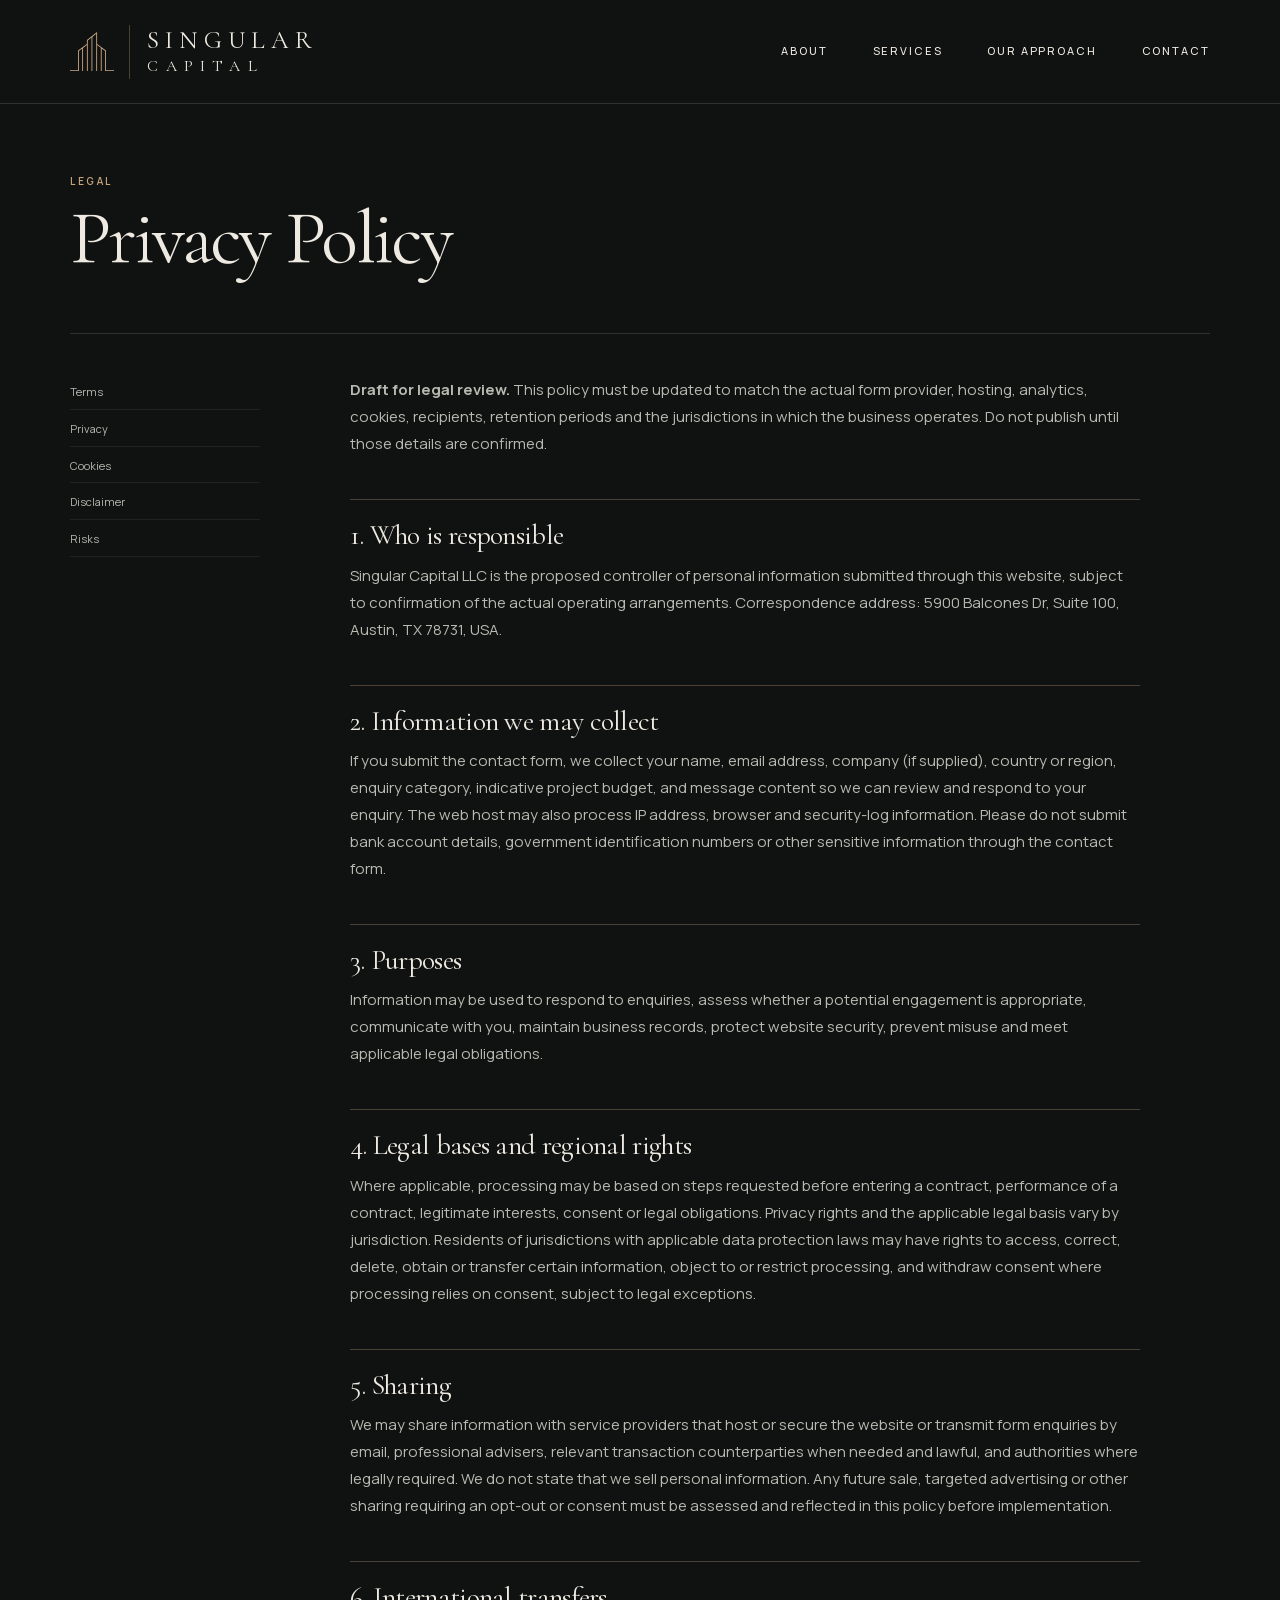
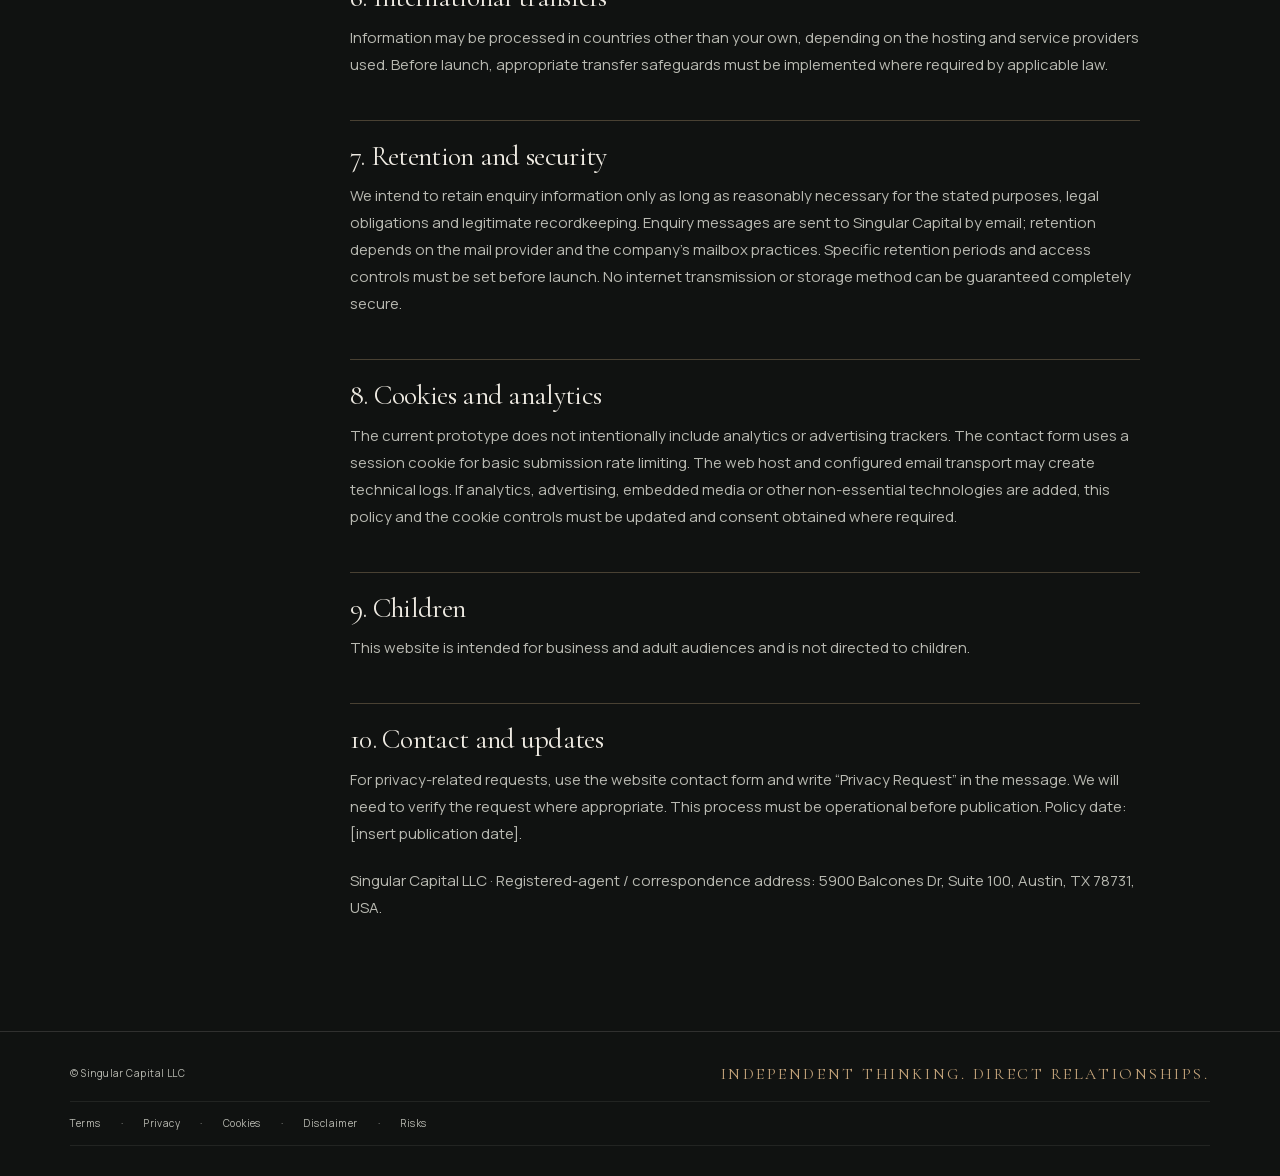
<file: legal/privacy.html>
<!doctype html>
<html lang="en"><head><meta charset="utf-8"><meta name="viewport" content="width=device-width, initial-scale=1"><meta name="theme-color" content="#101211"><title>Privacy Policy | Singular Capital</title><link rel="stylesheet" href="../assets/style.css"><script src="../assets/site.js" defer></script></head>
<body class="page-legal"><a class="skip-link" href="#main-content">Skip to content</a>
<header class="site-header"><a class="brand" href="../index.html" aria-label="Singular Capital home"><img src="../logo.svg" alt="" width="60" height="54"><span class="brand-name">SINGULAR<small>CAPITAL</small></span></a><button class="menu-toggle" type="button" aria-expanded="false" aria-controls="site-nav" hidden>Menu <span aria-hidden="true"><svg class="icon" viewBox="0 0 24 24" fill="none" stroke="currentColor" stroke-width="1.5" stroke-linecap="round" stroke-linejoin="round" aria-hidden="true" focusable="false"><use href="../assets/icons/lucide.svg#menu"></use></svg></span></button><nav class="site-nav" id="site-nav" aria-label="Main navigation"><a href="../about.html">About</a><a href="../services.html">Services</a><a href="../how-we-work.html">Our Approach</a><a href="../contact.html">Contact</a></nav></header><main id="main-content" class="page-shell">
<section class="page-intro"><div class="eyebrow">Legal</div><h1>Privacy Policy</h1></section>
<div class="legal-layout"><nav class="legal-toc" aria-label="Legal pages"><a href="terms.html">Terms</a><a href="privacy.html" aria-current="page">Privacy</a><a href="cookies.html">Cookies</a><a href="disclaimer.html">Disclaimer</a><a href="risk-disclosure.html">Risks</a></nav><article class="page-body__content legal-copy">
<p><strong>Draft for legal review.</strong> This policy must be updated to match the actual form provider, hosting, analytics, cookies, recipients, retention periods and the jurisdictions in which the business operates. Do not publish until those details are confirmed.</p>
<h2>1. Who is responsible</h2><p>Singular Capital LLC is the proposed controller of personal information submitted through this website, subject to confirmation of the actual operating arrangements. Correspondence address: 5900 Balcones Dr, Suite 100, Austin, TX 78731, USA.</p>
<h2>2. Information we may collect</h2><p>If you submit the contact form, we collect your name, email address, company (if supplied), country or region, enquiry category, indicative project budget, and message content so we can review and respond to your enquiry. The web host may also process IP address, browser and security-log information. Please do not submit bank account details, government identification numbers or other sensitive information through the contact form.</p>
<h2>3. Purposes</h2><p>Information may be used to respond to enquiries, assess whether a potential engagement is appropriate, communicate with you, maintain business records, protect website security, prevent misuse and meet applicable legal obligations.</p>
<h2>4. Legal bases and regional rights</h2><p>Where applicable, processing may be based on steps requested before entering a contract, performance of a contract, legitimate interests, consent or legal obligations. Privacy rights and the applicable legal basis vary by jurisdiction. Residents of jurisdictions with applicable data protection laws may have rights to access, correct, delete, obtain or transfer certain information, object to or restrict processing, and withdraw consent where processing relies on consent, subject to legal exceptions.</p>
<h2>5. Sharing</h2><p>We may share information with service providers that host or secure the website or transmit form enquiries by email, professional advisers, relevant transaction counterparties when needed and lawful, and authorities where legally required. We do not state that we sell personal information. Any future sale, targeted advertising or other sharing requiring an opt-out or consent must be assessed and reflected in this policy before implementation.</p>
<h2>6. International transfers</h2><p>Information may be processed in countries other than your own, depending on the hosting and service providers used. Before launch, appropriate transfer safeguards must be implemented where required by applicable law.</p>
<h2>7. Retention and security</h2><p>We intend to retain enquiry information only as long as reasonably necessary for the stated purposes, legal obligations and legitimate recordkeeping. Enquiry messages are sent to Singular Capital by email; retention depends on the mail provider and the company’s mailbox practices. Specific retention periods and access controls must be set before launch. No internet transmission or storage method can be guaranteed completely secure.</p>
<h2>8. Cookies and analytics</h2><p>The current prototype does not intentionally include analytics or advertising trackers. The contact form uses a session cookie for basic submission rate limiting. The web host and configured email transport may create technical logs. If analytics, advertising, embedded media or other non-essential technologies are added, this policy and the cookie controls must be updated and consent obtained where required.</p>
<h2>9. Children</h2><p>This website is intended for business and adult audiences and is not directed to children.</p>
<h2>10. Contact and updates</h2><p>For privacy-related requests, use the website contact form and write “Privacy Request” in the message. We will need to verify the request where appropriate. This process must be operational before publication. Policy date: [insert publication date].</p>
<p class="muted">Singular Capital LLC · Registered-agent / correspondence address: 5900 Balcones Dr, Suite 100, Austin, TX 78731, USA.</p></article></div>
</main><footer class="site-footer"><div class="site-footer__brand"><div>© Singular Capital LLC</div><span class="footer-slogan">Independent thinking. Direct relationships.</span></div><div class="site-footer__links"><a href="../legal/terms.html">Terms</a> · <a href="../legal/privacy.html">Privacy</a> · <a href="../legal/cookies.html">Cookies</a> · <a href="../legal/disclaimer.html">Disclaimer</a> · <a href="../legal/risk-disclosure.html">Risks</a></div></footer></body></html>
</file>
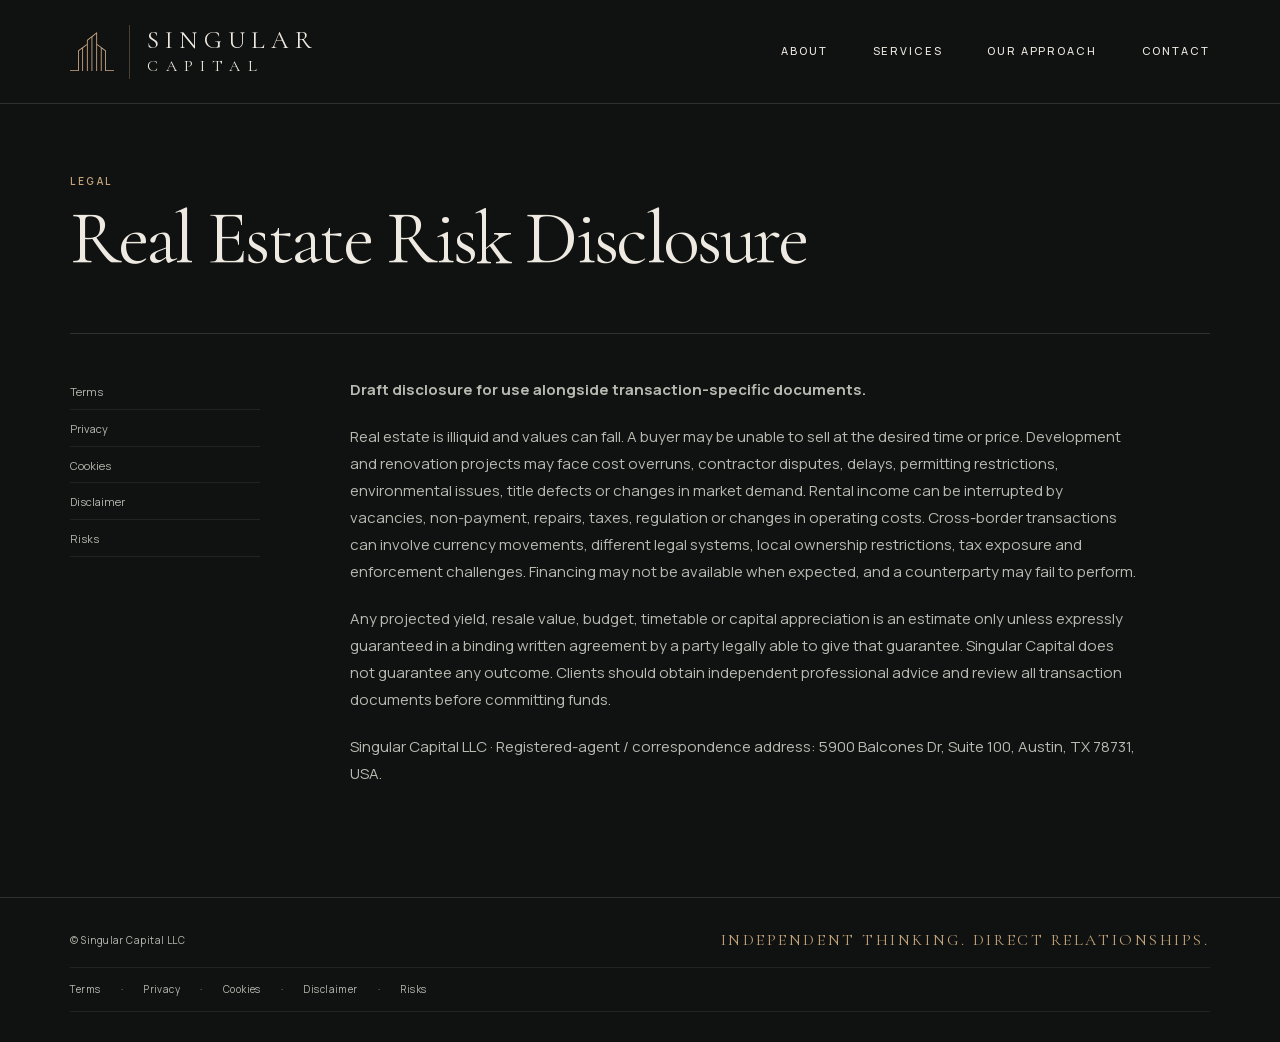
<file: legal/risk-disclosure.html>
<!doctype html>
<html lang="en"><head><meta charset="utf-8"><meta name="viewport" content="width=device-width, initial-scale=1"><meta name="theme-color" content="#101211"><title>Real Estate Risk Disclosure | Singular Capital</title><link rel="stylesheet" href="../assets/style.css"><script src="../assets/site.js" defer></script></head>
<body class="page-legal"><a class="skip-link" href="#main-content">Skip to content</a>
<header class="site-header"><a class="brand" href="../index.html" aria-label="Singular Capital home"><img src="../logo.svg" alt="" width="60" height="54"><span class="brand-name">SINGULAR<small>CAPITAL</small></span></a><button class="menu-toggle" type="button" aria-expanded="false" aria-controls="site-nav" hidden>Menu <span aria-hidden="true"><svg class="icon" viewBox="0 0 24 24" fill="none" stroke="currentColor" stroke-width="1.5" stroke-linecap="round" stroke-linejoin="round" aria-hidden="true" focusable="false"><use href="../assets/icons/lucide.svg#menu"></use></svg></span></button><nav class="site-nav" id="site-nav" aria-label="Main navigation"><a href="../about.html">About</a><a href="../services.html">Services</a><a href="../how-we-work.html">Our Approach</a><a href="../contact.html">Contact</a></nav></header><main id="main-content" class="page-shell">
<section class="page-intro"><div class="eyebrow">Legal</div><h1>Real Estate Risk Disclosure</h1></section>
<div class="legal-layout"><nav class="legal-toc" aria-label="Legal pages"><a href="terms.html">Terms</a><a href="privacy.html">Privacy</a><a href="cookies.html">Cookies</a><a href="disclaimer.html">Disclaimer</a><a href="risk-disclosure.html" aria-current="page">Risks</a></nav><article class="page-body__content legal-copy">
<p><strong>Draft disclosure for use alongside transaction-specific documents.</strong></p>
<p>Real estate is illiquid and values can fall. A buyer may be unable to sell at the desired time or price. Development and renovation projects may face cost overruns, contractor disputes, delays, permitting restrictions, environmental issues, title defects or changes in market demand. Rental income can be interrupted by vacancies, non-payment, repairs, taxes, regulation or changes in operating costs. Cross-border transactions can involve currency movements, different legal systems, local ownership restrictions, tax exposure and enforcement challenges. Financing may not be available when expected, and a counterparty may fail to perform.</p>
<p>Any projected yield, resale value, budget, timetable or capital appreciation is an estimate only unless expressly guaranteed in a binding written agreement by a party legally able to give that guarantee. Singular Capital does not guarantee any outcome. Clients should obtain independent professional advice and review all transaction documents before committing funds.</p>
<p class="muted">Singular Capital LLC · Registered-agent / correspondence address: 5900 Balcones Dr, Suite 100, Austin, TX 78731, USA.</p></article></div>
</main><footer class="site-footer"><div class="site-footer__brand"><div>© Singular Capital LLC</div><span class="footer-slogan">Independent thinking. Direct relationships.</span></div><div class="site-footer__links"><a href="../legal/terms.html">Terms</a> · <a href="../legal/privacy.html">Privacy</a> · <a href="../legal/cookies.html">Cookies</a> · <a href="../legal/disclaimer.html">Disclaimer</a> · <a href="../legal/risk-disclosure.html">Risks</a></div></footer></body></html>
</file>
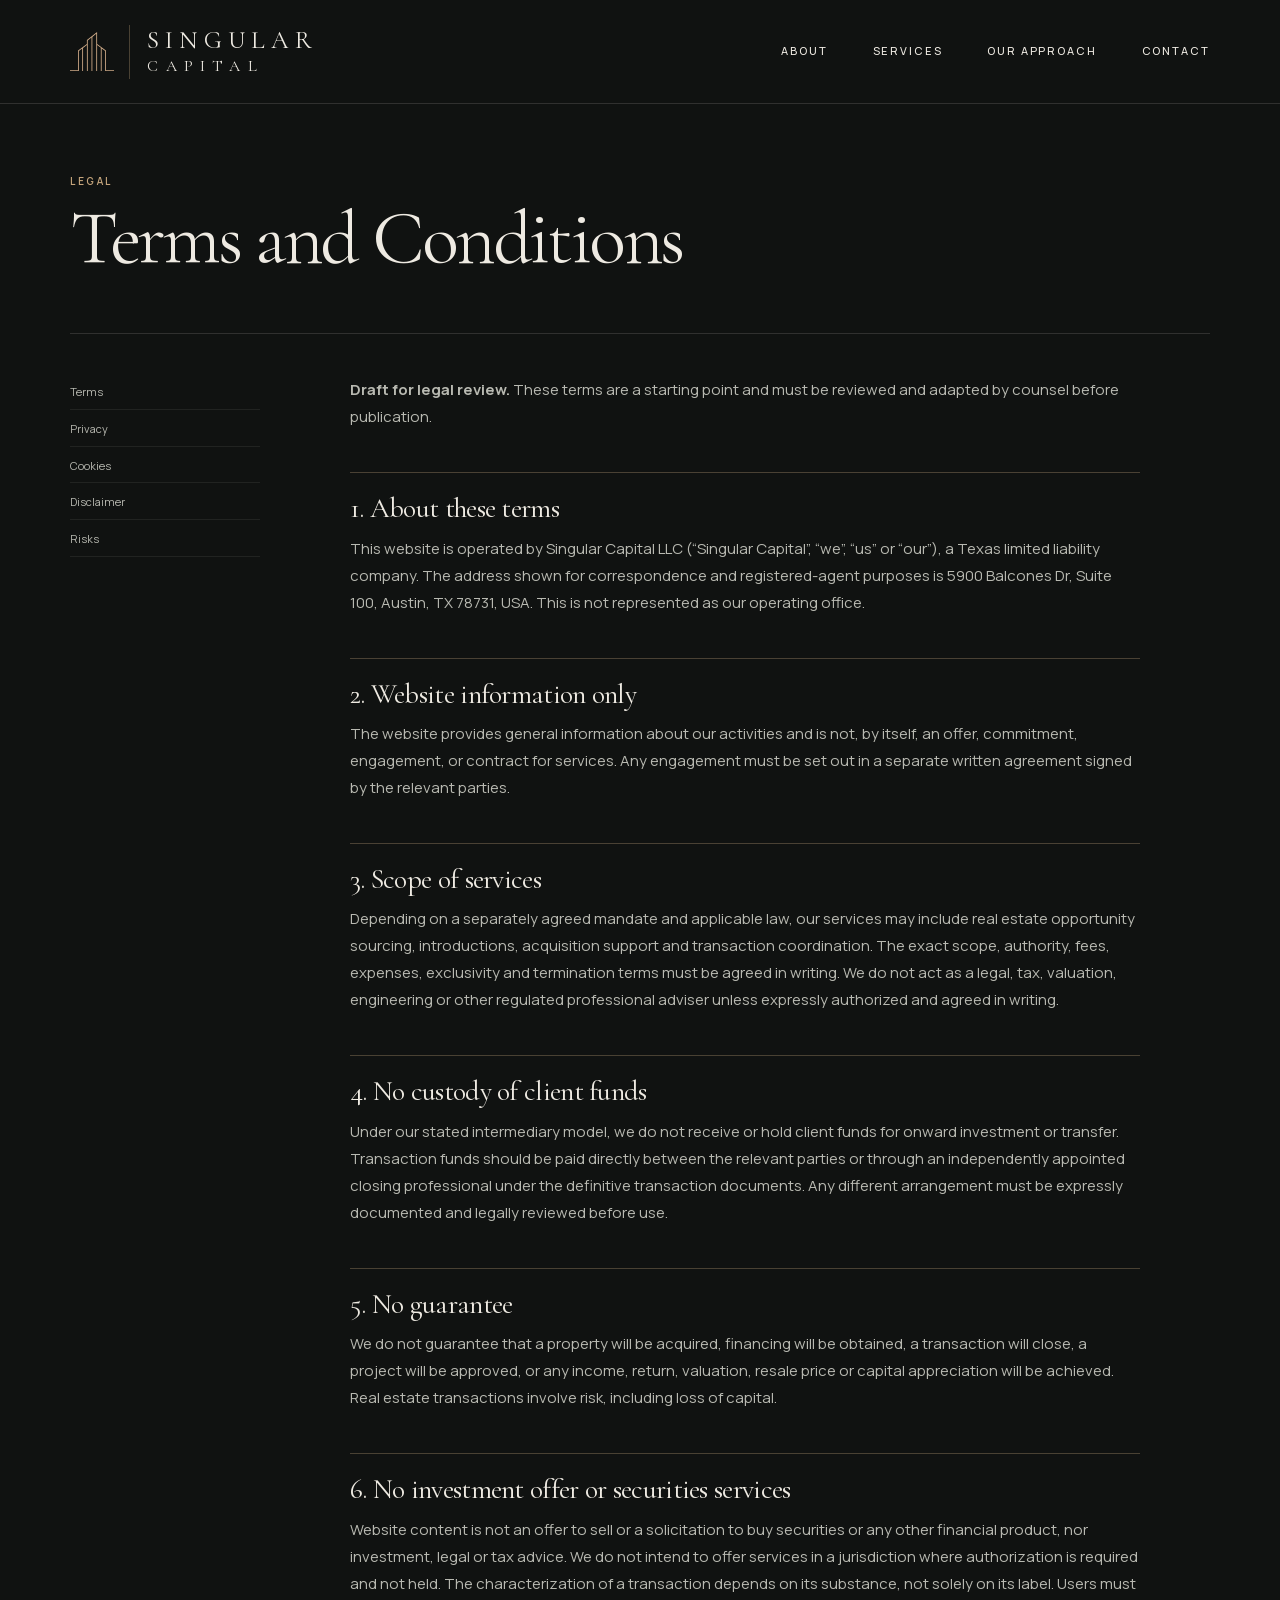
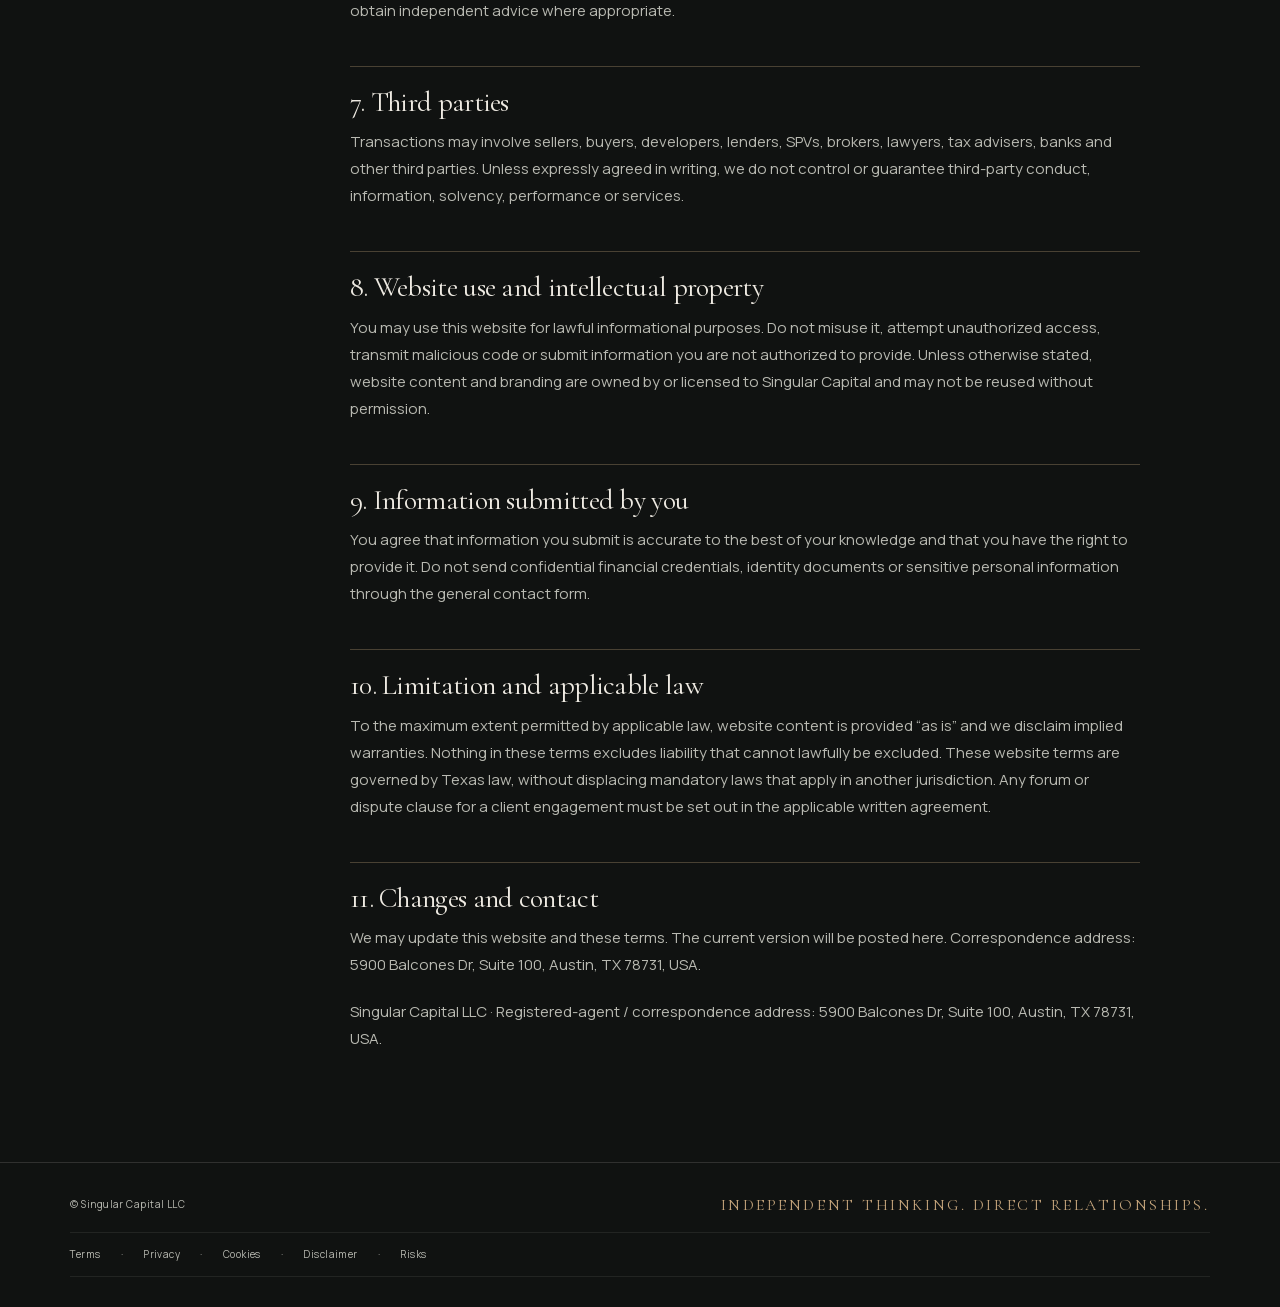
<file: legal/terms.html>
<!doctype html>
<html lang="en"><head><meta charset="utf-8"><meta name="viewport" content="width=device-width, initial-scale=1"><meta name="theme-color" content="#101211"><title>Terms and Conditions | Singular Capital</title><link rel="stylesheet" href="../assets/style.css"><script src="../assets/site.js" defer></script></head>
<body class="page-legal"><a class="skip-link" href="#main-content">Skip to content</a>
<header class="site-header"><a class="brand" href="../index.html" aria-label="Singular Capital home"><img src="../logo.svg" alt="" width="60" height="54"><span class="brand-name">SINGULAR<small>CAPITAL</small></span></a><button class="menu-toggle" type="button" aria-expanded="false" aria-controls="site-nav" hidden>Menu <span aria-hidden="true"><svg class="icon" viewBox="0 0 24 24" fill="none" stroke="currentColor" stroke-width="1.5" stroke-linecap="round" stroke-linejoin="round" aria-hidden="true" focusable="false"><use href="../assets/icons/lucide.svg#menu"></use></svg></span></button><nav class="site-nav" id="site-nav" aria-label="Main navigation"><a href="../about.html">About</a><a href="../services.html">Services</a><a href="../how-we-work.html">Our Approach</a><a href="../contact.html">Contact</a></nav></header><main id="main-content" class="page-shell">
<section class="page-intro"><div class="eyebrow">Legal</div><h1>Terms and Conditions</h1></section>
<div class="legal-layout"><nav class="legal-toc" aria-label="Legal pages"><a href="terms.html" aria-current="page">Terms</a><a href="privacy.html">Privacy</a><a href="cookies.html">Cookies</a><a href="disclaimer.html">Disclaimer</a><a href="risk-disclosure.html">Risks</a></nav><article class="page-body__content legal-copy">
<p><strong>Draft for legal review.</strong> These terms are a starting point and must be reviewed and adapted by counsel before publication.</p>
<h2>1. About these terms</h2><p>This website is operated by Singular Capital LLC (“Singular Capital”, “we”, “us” or “our”), a Texas limited liability company. The address shown for correspondence and registered-agent purposes is 5900 Balcones Dr, Suite 100, Austin, TX 78731, USA. This is not represented as our operating office.</p>
<h2>2. Website information only</h2><p>The website provides general information about our activities and is not, by itself, an offer, commitment, engagement, or contract for services. Any engagement must be set out in a separate written agreement signed by the relevant parties.</p>
<h2>3. Scope of services</h2><p>Depending on a separately agreed mandate and applicable law, our services may include real estate opportunity sourcing, introductions, acquisition support and transaction coordination. The exact scope, authority, fees, expenses, exclusivity and termination terms must be agreed in writing. We do not act as a legal, tax, valuation, engineering or other regulated professional adviser unless expressly authorized and agreed in writing.</p>
<h2>4. No custody of client funds</h2><p>Under our stated intermediary model, we do not receive or hold client funds for onward investment or transfer. Transaction funds should be paid directly between the relevant parties or through an independently appointed closing professional under the definitive transaction documents. Any different arrangement must be expressly documented and legally reviewed before use.</p>
<h2>5. No guarantee</h2><p>We do not guarantee that a property will be acquired, financing will be obtained, a transaction will close, a project will be approved, or any income, return, valuation, resale price or capital appreciation will be achieved. Real estate transactions involve risk, including loss of capital.</p>
<h2>6. No investment offer or securities services</h2><p>Website content is not an offer to sell or a solicitation to buy securities or any other financial product, nor investment, legal or tax advice. We do not intend to offer services in a jurisdiction where authorization is required and not held. The characterization of a transaction depends on its substance, not solely on its label. Users must obtain independent advice where appropriate.</p>
<h2>7. Third parties</h2><p>Transactions may involve sellers, buyers, developers, lenders, SPVs, brokers, lawyers, tax advisers, banks and other third parties. Unless expressly agreed in writing, we do not control or guarantee third-party conduct, information, solvency, performance or services.</p>
<h2>8. Website use and intellectual property</h2><p>You may use this website for lawful informational purposes. Do not misuse it, attempt unauthorized access, transmit malicious code or submit information you are not authorized to provide. Unless otherwise stated, website content and branding are owned by or licensed to Singular Capital and may not be reused without permission.</p>
<h2>9. Information submitted by you</h2><p>You agree that information you submit is accurate to the best of your knowledge and that you have the right to provide it. Do not send confidential financial credentials, identity documents or sensitive personal information through the general contact form.</p>
<h2>10. Limitation and applicable law</h2><p>To the maximum extent permitted by applicable law, website content is provided “as is” and we disclaim implied warranties. Nothing in these terms excludes liability that cannot lawfully be excluded. These website terms are governed by Texas law, without displacing mandatory laws that apply in another jurisdiction. Any forum or dispute clause for a client engagement must be set out in the applicable written agreement.</p>
<h2>11. Changes and contact</h2><p>We may update this website and these terms. The current version will be posted here. Correspondence address: 5900 Balcones Dr, Suite 100, Austin, TX 78731, USA.</p>
<p class="muted">Singular Capital LLC · Registered-agent / correspondence address: 5900 Balcones Dr, Suite 100, Austin, TX 78731, USA.</p></article></div>
</main><footer class="site-footer"><div class="site-footer__brand"><div>© Singular Capital LLC</div><span class="footer-slogan">Independent thinking. Direct relationships.</span></div><div class="site-footer__links"><a href="../legal/terms.html">Terms</a> · <a href="../legal/privacy.html">Privacy</a> · <a href="../legal/cookies.html">Cookies</a> · <a href="../legal/disclaimer.html">Disclaimer</a> · <a href="../legal/risk-disclosure.html">Risks</a></div></footer></body></html>
</file>
<file: assets/style.css>
@font-face{font-family:Cormorant;src:url('fonts/cormorant-regular.woff2') format('woff2');font-style:normal;font-weight:400;font-display:swap}
@font-face{font-family:Cormorant;src:url('fonts/cormorant-italic.woff2') format('woff2');font-style:italic;font-weight:400;font-display:swap}
@font-face{font-family:Manrope;src:url('fonts/manrope-variable.woff2') format('woff2');font-style:normal;font-weight:400 700;font-display:swap}
:root{color-scheme:dark;--ink:#101211;--surface:#191b18;--surface-2:#20221e;--ivory:#eeeae2;--muted:#b8b9b1;--gold:#c5a57c;--gold-line:rgba(197,165,124,.32);--white-line:rgba(238,234,226,.14);--gutter:clamp(20px,5.5vw,96px);--content:1440px;--serif:'Cormorant','Baskerville',Georgia,serif;--sans:'Manrope','Avenir Next',Arial,sans-serif}
*,*::before,*::after{box-sizing:border-box}
html{scroll-behavior:smooth;scroll-padding-top:24px}
body{margin:0;background:var(--ink);color:var(--ivory);font:400 16px/1.7 var(--sans);-webkit-font-smoothing:antialiased;text-rendering:optimizeLegibility}
a{color:inherit;text-underline-offset:.28em}
a:hover{color:var(--gold)}
:focus-visible{outline:2px solid var(--gold);outline-offset:4px}
::selection{background:var(--gold);color:var(--ink)}
.skip-link{position:fixed;z-index:20;top:12px;left:12px;padding:10px 16px;background:var(--ivory);color:var(--ink);transform:translateY(-160%)}.skip-link:focus{transform:none}
.site-header{position:relative;z-index:5;min-height:104px;padding:18px var(--gutter);display:flex;align-items:center;justify-content:space-between;gap:32px;border-bottom:1px solid var(--white-line);background:var(--ink)}
.site-header--overlay{position:absolute;inset:0 0 auto;background:linear-gradient(180deg,rgba(12,14,13,.72),rgba(12,14,13,.08));border-color:rgba(238,234,226,.18)}
.brand{display:inline-flex;align-items:center;gap:17px;flex:0 0 auto;color:var(--ivory);text-decoration:none}
.brand img{display:block;width:60px;height:54px;object-fit:contain;padding-right:15px;border-right:1px solid var(--gold-line)}
.brand-name{display:flex;flex-direction:column;font:400 25px/.92 var(--serif);letter-spacing:.24em}.brand-name small{margin-top:6px;font:400 16px/1 var(--serif);letter-spacing:.45em}
.site-nav{display:flex;align-items:center;justify-content:flex-end;gap:clamp(20px,3.5vw,56px)}
.site-nav a{min-height:44px;display:inline-flex;align-items:center;padding:6px 0;color:var(--ivory);font-size:11px;font-weight:500;letter-spacing:.17em;text-decoration:none;text-transform:uppercase;white-space:nowrap;transition:color .2s ease}.site-nav a:hover,.site-nav a[aria-current=page]{color:var(--gold)}
.menu-toggle[hidden],.gallery-controls[hidden]{display:none!important}
.menu-toggle{display:none;min-height:44px;min-width:90px;padding:8px 12px;border:1px solid var(--gold-line);background:transparent;color:var(--ivory);font:500 11px var(--sans);letter-spacing:.1em;text-transform:uppercase;cursor:pointer}.menu-toggle span{margin-left:12px;color:var(--gold);font-size:16px}
h1,h2,h3{margin-top:0;font-family:var(--serif);font-weight:400;text-wrap:balance}h1{font-size:clamp(56px,6.8vw,92px);line-height:.91;letter-spacing:-.035em}h1 em,h2 em{font-weight:400;color:#d4bb9b}h2{font-size:clamp(38px,4.1vw,58px);line-height:.98;letter-spacing:-.025em}h3{font-size:clamp(24px,2vw,30px);line-height:1.02;letter-spacing:-.012em}p{margin:0 0 20px;color:var(--muted)}
.eyebrow{display:flex;align-items:center;gap:22px;margin-bottom:20px;color:var(--gold);font-size:10px;font-weight:600;line-height:1.5;letter-spacing:.24em;text-transform:uppercase}.eyebrow-rule{display:block;width:54px;height:1px;background:var(--gold-line)}
.hero{position:relative;min-height:690px;min-height:min(680px,82svh);display:flex;align-items:center;overflow:hidden;background:#161916 url('hero.jpg') center 55%/cover no-repeat}.hero::before{position:absolute;inset:0;content:'';background:linear-gradient(90deg,rgba(12,14,13,.92) 0%,rgba(12,14,13,.78) 31%,rgba(12,14,13,.28) 63%,rgba(12,14,13,.08) 100%),linear-gradient(0deg,rgba(12,14,13,.50),transparent 38%)}
.hero__inner{position:relative;width:min(100%,var(--content));margin:0 auto;padding:148px var(--gutter) 58px}.hero__inner>.eyebrow,.hero__inner>h1,.hero__inner>.hero__lead,.hero__inner>.actions{max-width:760px}.hero h1{margin:0 0 24px}.hero__lead{max-width:590px;margin:0 0 27px;color:#e2dfd8;font-size:17px;line-height:1.65}.hero__caption{position:absolute;right:var(--gutter);bottom:25px;display:flex;align-items:center;gap:14px;color:rgba(238,234,226,.7);font-size:9px;letter-spacing:.19em;text-transform:uppercase}.hero__caption i{width:42px;height:1px;background:var(--gold-line)}
.actions{display:flex;flex-wrap:wrap;gap:12px}.button{min-height:50px;display:inline-flex;align-items:center;justify-content:space-between;gap:22px;padding:13px 18px;border:1px solid var(--gold-line);font-size:10px;font-weight:600;letter-spacing:.13em;text-decoration:none;text-transform:uppercase;transition:background .2s,border-color .2s,color .2s}.button span{font-size:17px;line-height:1;color:var(--gold)}.button--gold{border-color:var(--gold);background:var(--gold);color:#141512}.button--gold span{color:#141512}.button--gold:hover{background:#d7bc98;border-color:#d7bc98;color:#141512}.button--outline{background:rgba(16,18,17,.18);color:var(--ivory)}.button--outline:hover{border-color:var(--gold);background:rgba(197,165,124,.12);color:var(--ivory)}
.services-band{display:grid;grid-template-columns:minmax(235px,280px) minmax(0,1fr);gap:clamp(28px,4vw,60px);align-items:center;padding:36px 0 42px var(--gutter);border-bottom:1px solid var(--white-line);background:linear-gradient(112deg,#141614,#101211 48%,#141513)}
.services-band__intro{padding:20px 0}.services-band__intro h2{max-width:280px;margin-bottom:17px;font-size:clamp(37px,3.3vw,48px);line-height:.99}.services-band__intro>p{max-width:275px;font-size:13px;line-height:1.65}.services-band__intro .eyebrow{margin-bottom:17px}
.gallery-controls{display:flex;align-items:center;gap:10px;margin-top:30px}.gallery-count{margin-right:auto;color:var(--gold);font-size:10px;letter-spacing:.16em}.count-divider{padding:0 8px;color:rgba(238,234,226,.4)}.gallery-arrow{width:44px;height:44px;border:1px solid var(--gold-line);background:transparent;color:var(--ivory);font:16px var(--sans);cursor:pointer;transition:background .2s,color .2s,border-color .2s}.gallery-arrow:hover:not(:disabled){border-color:var(--gold);background:var(--gold);color:var(--ink)}.gallery-arrow:disabled{opacity:.38;cursor:default}
.services-viewport{min-width:0;overflow-x:auto;overscroll-behavior-x:contain;scroll-snap-type:x mandatory;scrollbar-width:thin;scrollbar-color:rgba(197,165,124,.5) transparent}.services-track{display:flex;gap:13px;width:max-content;padding:0 var(--gutter) 14px 0}.service-card{position:relative;display:flex;flex:0 0 clamp(212px,17vw,252px);flex-direction:column;scroll-snap-align:start;min-height:396px;padding:0 15px 43px;border-right:1px solid var(--white-line);text-decoration:none;transition:color .2s}.service-card:hover{color:var(--ivory)}.service-card:focus-visible{outline-offset:-2px}.service-card__image{position:relative;display:block;width:100%;height:168px;margin:0 0 15px;overflow:hidden;background-color:#272821;background-image:linear-gradient(0deg,rgba(16,18,17,.44),transparent 56%),url('services.jpg');background-position:center, var(--panel) 50%;background-size:100% 100%,600% auto;background-repeat:no-repeat}.service-card__number{display:block;margin:0 0 8px;color:var(--gold);font-size:9px;font-weight:600;letter-spacing:.17em;text-transform:uppercase}.service-card h3{min-height:52px;margin-bottom:8px;font-size:25px}.service-card p{margin:0;padding-right:7px;font-size:13px;line-height:1.6}.service-card__arrow{position:absolute;right:15px;bottom:12px;color:var(--gold);font-size:16px;transition:transform .2s}.service-card:hover .service-card__arrow{transform:translate(3px,-3px)}
.section-rule{border-top:1px solid var(--white-line)}.perspective{width:min(100%,var(--content));margin:0 auto;padding:98px var(--gutter);display:grid;grid-template-columns:minmax(0,1fr) minmax(0,.94fr);gap:clamp(48px,8vw,118px);align-items:center}.perspective__image{min-height:445px;background:linear-gradient(0deg,rgba(16,18,17,.15),transparent),url('hero.jpg') 77% 50%/cover no-repeat}.perspective__copy{max-width:600px}.perspective__copy h2{margin-bottom:25px}.perspective__copy p{font-size:15px;line-height:1.78}
.mandate{position:relative;max-width:var(--content);margin:0 auto;padding:76px var(--gutter) 86px;display:grid;grid-template-columns:1fr 1.05fr 45px;gap:60px;align-items:start}.mandate h2{max-width:500px;margin:0}.mandate__copy{max-width:630px;padding-top:31px}.mandate__copy p{font-size:15px;line-height:1.8}.text-link{display:inline-flex;align-items:center;gap:20px;padding:8px 0;border-bottom:1px solid var(--gold-line);color:var(--ivory);font-size:10px;font-weight:600;letter-spacing:.14em;text-decoration:none;text-transform:uppercase}.text-link span{color:var(--gold);font-size:16px}.mandate__index{display:flex;align-items:center;gap:8px;padding-top:33px;color:var(--gold);font-size:9px;letter-spacing:.12em}.mandate__index i{width:16px;height:1px;background:var(--gold-line)}
.contact-band{padding:55px var(--gutter);border-block:1px solid var(--gold-line);background:radial-gradient(ellipse at 20% 15%,rgba(197,165,124,.09),transparent 55%),var(--surface)}.contact-band__inner{max-width:var(--content);margin:0 auto;display:flex;align-items:center;justify-content:space-between;gap:36px}.contact-band h2{max-width:700px;margin-bottom:12px;font-size:clamp(38px,4vw,54px)}.contact-band p{margin:0;font-size:14px}
.notice{max-width:var(--content);margin:0 auto;padding:24px var(--gutter);color:#a4a69f;font-size:11px;line-height:1.7}
.site-footer{padding:26px var(--gutter) 30px;border-top:1px solid var(--white-line);color:var(--muted);font-size:10px;letter-spacing:.045em}.site-footer__brand{display:flex;align-items:center;justify-content:space-between;gap:20px;padding:6px 0 17px}.footer-slogan{color:var(--gold);font:400 16px var(--serif);letter-spacing:.16em;text-transform:uppercase}.site-footer__links{display:flex;gap:20px;padding:13px 0;border-block:1px solid rgba(238,234,226,.08)}.site-footer__links a{color:var(--muted);text-decoration:none}.site-footer>p{margin:14px 0 0;font-size:10px}
/* Shared editorial shell for the original text pages. */
.page-shell{width:min(100%,var(--content));min-height:68vh;margin:0 auto;padding:0 var(--gutter)}.page-intro{padding:70px 0 40px;border-bottom:1px solid var(--white-line)}.page-intro h1{max-width:900px;margin:0 0 20px;font-size:clamp(50px,6vw,76px)}.page-intro .eyebrow{margin-bottom:15px}.page-intro .lead{max-width:740px;font-size:18px}.page-body{display:grid;grid-template-columns:minmax(0,1fr) minmax(210px,300px);gap:clamp(40px,7vw,100px);padding:47px 0 90px}.page-body__content{max-width:790px}.page-body__content h2{margin:42px 0 12px;padding-top:22px;border-top:1px solid var(--gold-line);font-size:36px}.page-body__content p{font-size:15px;line-height:1.8}.page-aside{align-self:start;position:sticky;top:28px}.architectural-image{min-height:380px;background:url('services.jpg') 100% 50%/600% auto no-repeat,#23241f}.page-note{margin-top:30px;padding:18px 0;border-top:1px solid var(--gold-line);border-bottom:1px solid var(--gold-line);color:var(--muted);font-size:12px}.legal-layout{display:grid;grid-template-columns:190px minmax(0,790px);gap:clamp(30px,7vw,90px);padding:42px 0 90px}.legal-toc{position:sticky;top:26px;align-self:start;display:grid;gap:3px}.legal-toc a{padding:7px 0;border-bottom:1px solid rgba(238,234,226,.08);color:var(--muted);font-size:11px;text-decoration:none}.legal-layout .page-body__content{padding-top:0}.legal-layout .page-body__content h2{font-size:28px}
.contact-layout{display:grid;grid-template-columns:minmax(0,1fr) minmax(340px,.88fr);gap:clamp(40px,8vw,120px);padding:48px 0 90px}.contact-intro{max-width:530px}.contact-intro h2{font-size:42px}.contact-panel{padding:28px;border:1px solid var(--gold-line);background:linear-gradient(145deg,rgba(255,255,255,.025),transparent 70%),#151714}.form-grid{display:grid;grid-template-columns:1fr 1fr;gap:17px 14px}.field{display:block;color:var(--ivory);font-size:10px;font-weight:600;letter-spacing:.07em;text-transform:uppercase}.field--wide{grid-column:1/-1}.field input,.field select,.field textarea{width:100%;min-height:48px;margin-top:7px;padding:12px;border:1px solid rgba(238,234,226,.2);border-radius:0;background:#1b1d19;color:var(--ivory);font:400 14px var(--sans)}.field textarea{min-height:120px;resize:vertical}.field input:focus,.field select:focus,.field textarea:focus{outline:2px solid var(--gold);outline-offset:2px}.field input[type=checkbox]{width:20px;min-height:20px;margin:0;accent-color:var(--gold)}.consent{display:flex;align-items:flex-start;gap:11px;color:var(--muted);font-size:11px;font-weight:400;letter-spacing:0;line-height:1.6;text-transform:none}.consent a{color:var(--ivory)}.form-submit{min-height:50px;width:100%;border:0;background:var(--gold);color:#141512;font:600 10px var(--sans);letter-spacing:.14em;text-transform:uppercase;cursor:pointer}.form-submit:hover{background:#d7bc98}.form-note{font-size:10px;line-height:1.55}.contact-address{margin-top:26px;padding-top:18px;border-top:1px solid var(--gold-line);font-size:12px}
@media(min-width:1550px){.hero__inner{padding-left:max(var(--gutter),calc((100vw - var(--content))/2))}}
@media(max-width:1050px){.services-band{grid-template-columns:220px minmax(0,1fr);gap:20px}.perspective{gap:48px}.mandate{grid-template-columns:.9fr 1.1fr;gap:30px}.mandate__index{display:none}.page-body{grid-template-columns:minmax(0,1fr) 230px;gap:36px}.legal-layout{grid-template-columns:150px minmax(0,1fr)}.contact-layout{grid-template-columns:.8fr 1.2fr;gap:38px}.service-card{flex-basis:228px}}
@media(max-width:760px){.site-header{min-height:78px;padding:12px var(--gutter);gap:12px}.site-header--overlay{position:absolute;inset:0 0 auto;background:linear-gradient(180deg,rgba(12,14,13,.68),transparent)}.site-header{flex-wrap:wrap}.brand{gap:12px}.brand img{width:46px;height:42px;padding-right:11px}.brand-name{font-size:21px}.brand-name small{font-size:14px;margin-top:5px}.menu-toggle{display:inline-flex;align-items:center;justify-content:center}.site-nav{position:static;flex:1 0 100%;display:flex;flex-direction:column;align-items:stretch;gap:0;padding:6px var(--gutter) 14px;border-bottom:1px solid var(--gold-line);background:#101211}.site-nav[data-collapsed=true]{display:none}.site-nav a{min-height:48px;border-bottom:1px solid rgba(238,234,226,.08)}.hero{min-height:670px;min-height:min(760px,94svh);align-items:end;background-position:60% center}.hero::before{background:linear-gradient(90deg,rgba(12,14,13,.82),rgba(12,14,13,.24)),linear-gradient(0deg,rgba(12,14,13,.76),transparent 67%)}.hero__inner{padding:144px var(--gutter) 70px}.hero h1{font-size:clamp(54px,11.5vw,78px);line-height:.94}.hero__lead{font-size:15px}.hero__caption{display:none}.services-band{grid-template-columns:1fr;gap:10px;padding:42px 0 26px}.services-band__intro{padding:0 var(--gutter)}.services-band__intro h2{max-width:540px;font-size:44px}.services-band__intro>p{max-width:470px;font-size:13px}.gallery-controls{margin-top:20px}.services-track{gap:10px;padding-left:var(--gutter)}.service-card{flex-basis:min(72vw,280px);min-height:390px;padding:0 10px 43px}.service-card__image{height:175px}.perspective{grid-template-columns:1fr;gap:28px;padding-block:62px}.perspective__image{min-height:300px;max-height:390px}.perspective__copy p{font-size:14px}.mandate{grid-template-columns:1fr;gap:18px;padding-block:58px}.mandate__copy{padding-top:0}.mandate h2{font-size:46px}.contact-band{padding-block:38px}.contact-band__inner{align-items:flex-start;flex-direction:column;gap:22px}.contact-band .button{min-width:235px}.site-footer__brand{align-items:flex-start;flex-direction:column;gap:7px}.footer-slogan{font-size:13px}.page-shell{min-height:0}.page-intro{padding:52px 0 30px}.page-intro h1{font-size:clamp(48px,10vw,66px)}.page-intro .lead{font-size:16px}.page-body{grid-template-columns:1fr;gap:28px;padding:30px 0 60px}.page-body__content h2{margin-top:32px;font-size:32px}.page-aside{position:static;grid-row:1}.architectural-image{min-height:220px;max-height:260px}.legal-layout{grid-template-columns:1fr;gap:24px;padding:26px 0 60px}.legal-toc{position:static;grid-template-columns:repeat(2,minmax(0,1fr));gap:0 16px}.legal-layout .page-body__content h2{font-size:25px}.contact-layout{grid-template-columns:1fr;gap:24px;padding:28px 0 60px}.contact-intro h2{font-size:38px}.contact-panel{padding:19px}}
@media(max-width:420px){.site-header{gap:8px}.brand{gap:9px}.brand img{width:39px;height:38px;padding-right:9px}.brand-name{font-size:18px;letter-spacing:.2em}.brand-name small{font-size:12px;letter-spacing:.42em}.menu-toggle{min-width:76px;padding-inline:8px;font-size:10px}.menu-toggle span{margin-left:8px}.hero{min-height:650px;min-height:88svh}.hero__inner{padding-top:145px;padding-bottom:52px}.hero h1{font-size:clamp(48px,12.8vw,58px)}.hero__inner>.eyebrow{max-width:320px;font-size:9px}.actions{display:grid;grid-template-columns:1fr}.button{width:100%}.services-band__intro h2{font-size:40px}.service-card{flex-basis:78vw}.contact-panel{padding:15px}.form-grid{grid-template-columns:1fr;gap:14px}.field--wide{grid-column:auto}.legal-toc{grid-template-columns:1fr 1fr}}
@media(prefers-reduced-motion:reduce){*,*::before,*::after{scroll-behavior:auto!important;transition-duration:.01ms!important;animation-duration:.01ms!important;animation-iteration-count:1!important}}

/* Local Lucide SVGs share the brand color and do not require an icon runtime. */
.icon{display:inline-block;width:18px;height:18px;flex:none;vertical-align:middle;pointer-events:none}
.menu-toggle span{display:inline-flex;align-items:center}.menu-toggle .icon{width:18px;height:18px}
.gallery-arrow{display:inline-flex;align-items:center;justify-content:center}.gallery-arrow .icon{width:20px;height:20px}
.button span,.text-link span{display:inline-flex;align-items:center;justify-content:center}
.field select{appearance:none;padding-right:40px;background-image:url('icons/chevron-down.svg');background-repeat:no-repeat;background-position:right 12px center;background-size:18px}
.field input[type=checkbox]{appearance:none;flex:0 0 20px;width:20px;height:20px;min-height:20px;padding:0;position:relative;border:1px solid var(--gold-line);background:var(--surface)}
.field input[type=checkbox]:checked{border-color:var(--gold);background:var(--gold)}
.field input[type=checkbox]:checked::after{content:'';position:absolute;inset:1px;background:var(--ink);mask:url('icons/check.svg') center/contain no-repeat;-webkit-mask:url('icons/check.svg') center/contain no-repeat}
@media(forced-colors:active){.field select,.field input[type=checkbox]{appearance:auto;background-image:none}.field input[type=checkbox]:checked::after{display:none}}

.site-footer__links{flex-wrap:wrap}
@media(max-width:760px){.hero:has(.menu-toggle[hidden]){display:block}.hero:has(.menu-toggle[hidden]) .site-header--overlay{position:relative;inset:auto}}

/* Contextual service photography and a same-format Our Approach variation. */
.architectural-image--process{background:url('approach.jpg') center 50%/cover no-repeat,#23241f}
.page-services .architectural-image{background-image:url('services.jpg');background-position:var(--service-panel,0%) 50%;background-size:600% auto;transition:opacity .24s ease}
.page-services .page-aside[data-photo-changing="true"] .architectural-image{opacity:.62}
.service-detail{scroll-margin-top:28px}
/* Progressive heading reveal; without JS, all existing headings stay visible. */
@media(prefers-reduced-motion:no-preference){.scroll-reveal{opacity:0;transform:translateY(12px);transition:opacity .55s ease,transform .55s ease}.scroll-reveal.is-revealed{opacity:1;transform:translateY(0)}}
@media(prefers-reduced-motion:reduce){.page-services .architectural-image,.scroll-reveal{transition:none!important;transform:none!important;opacity:1!important}}
</file>
